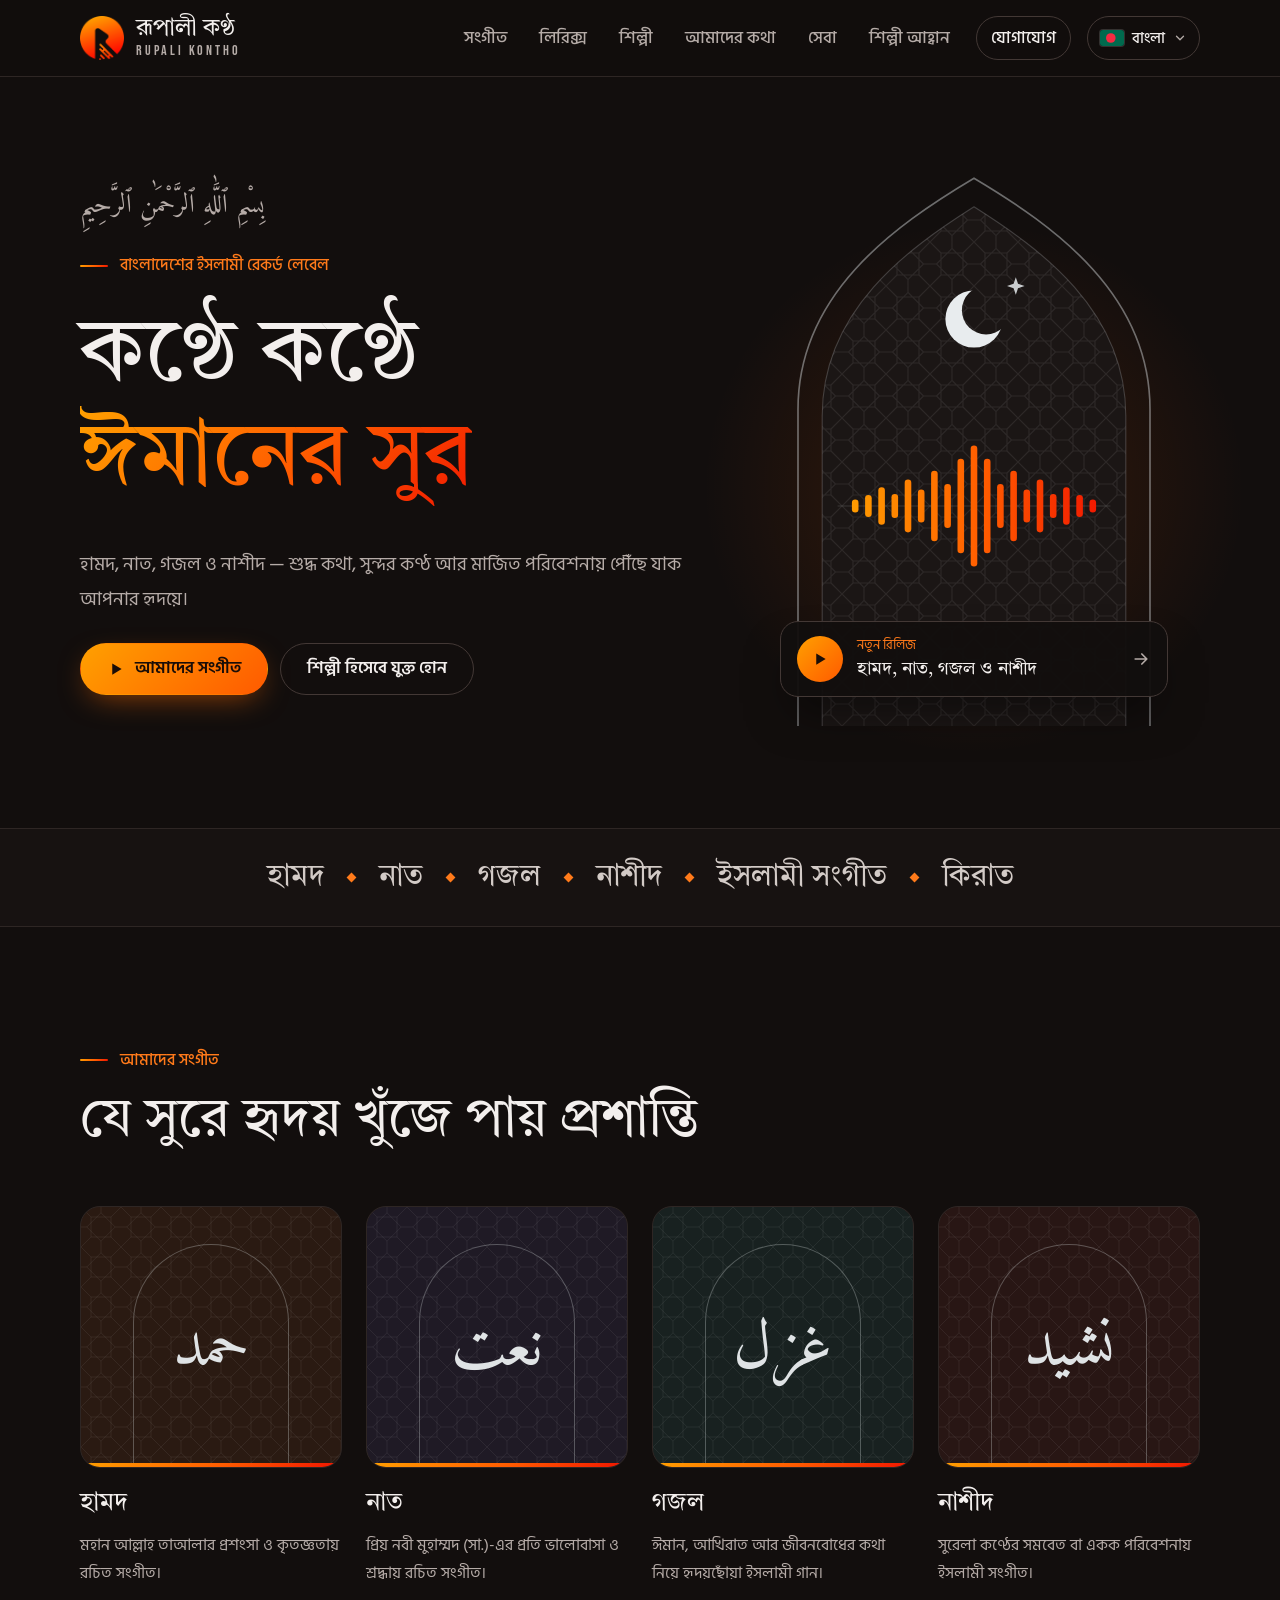
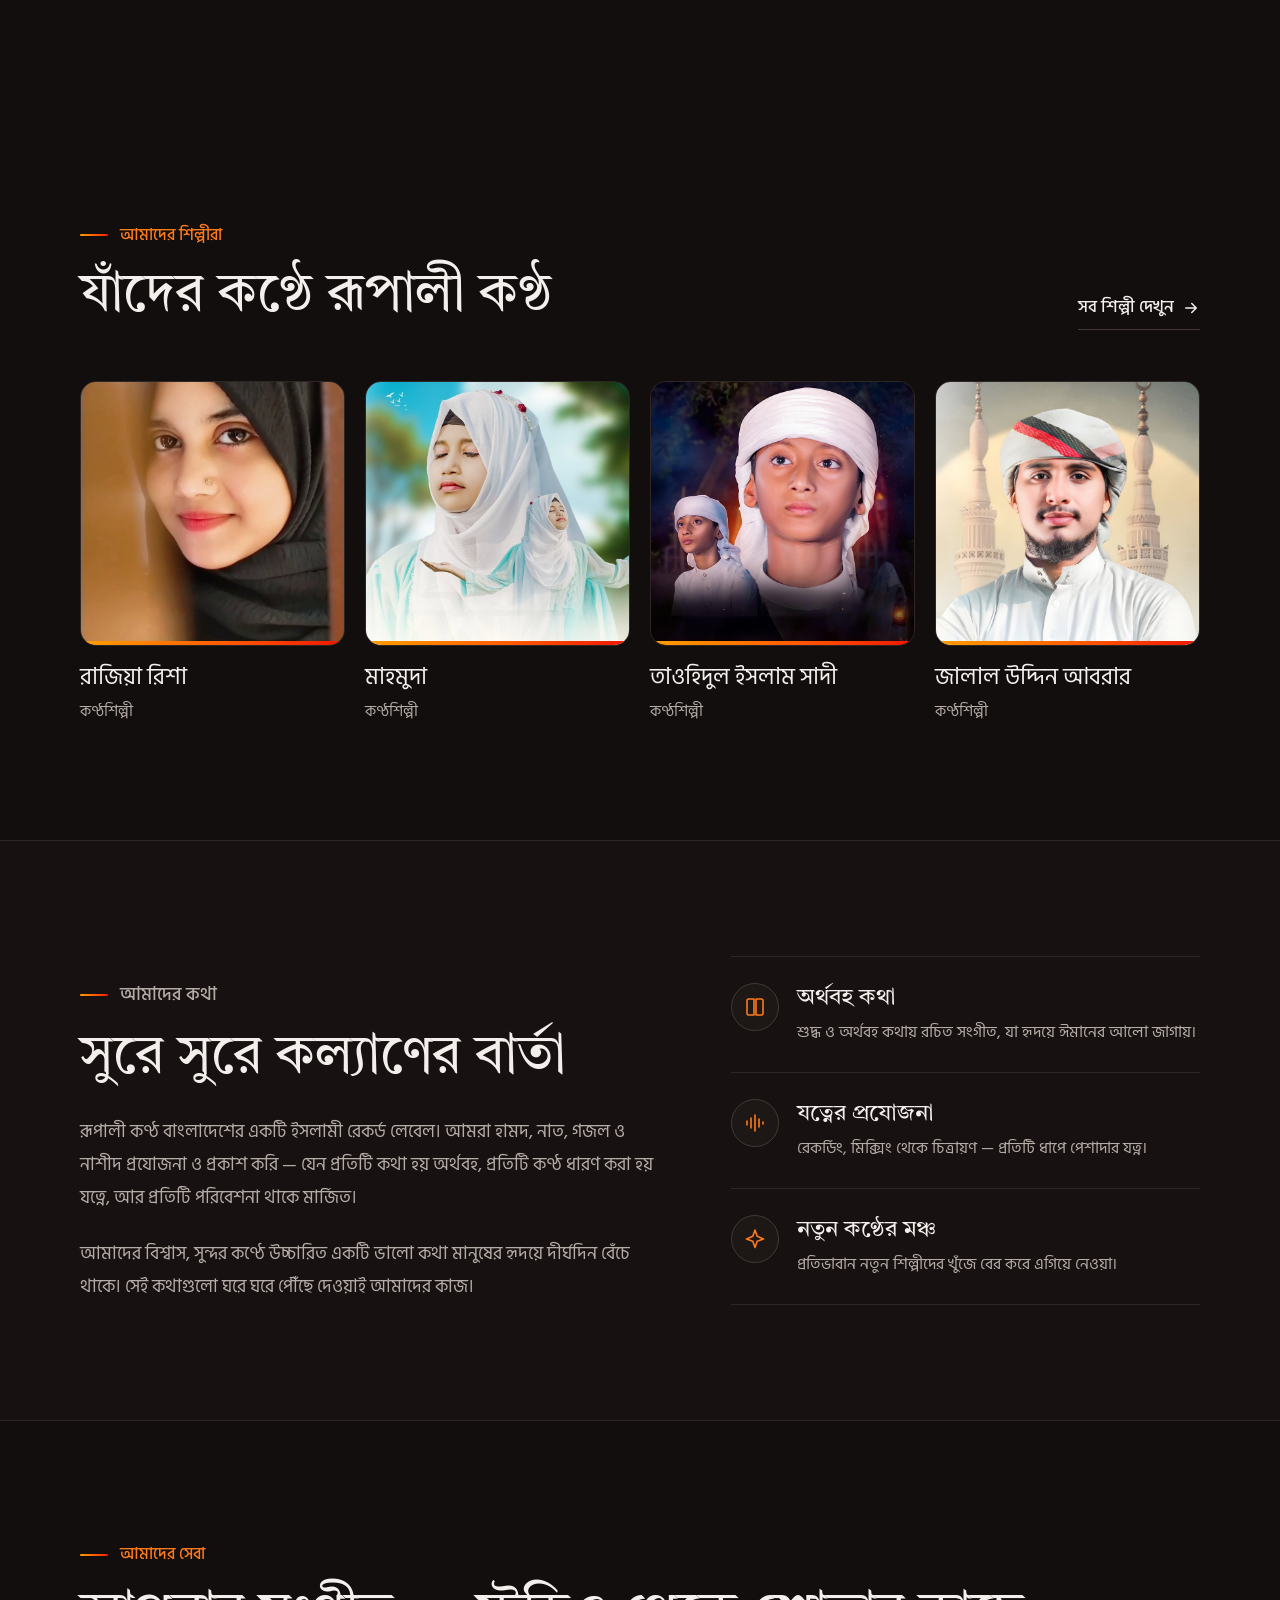
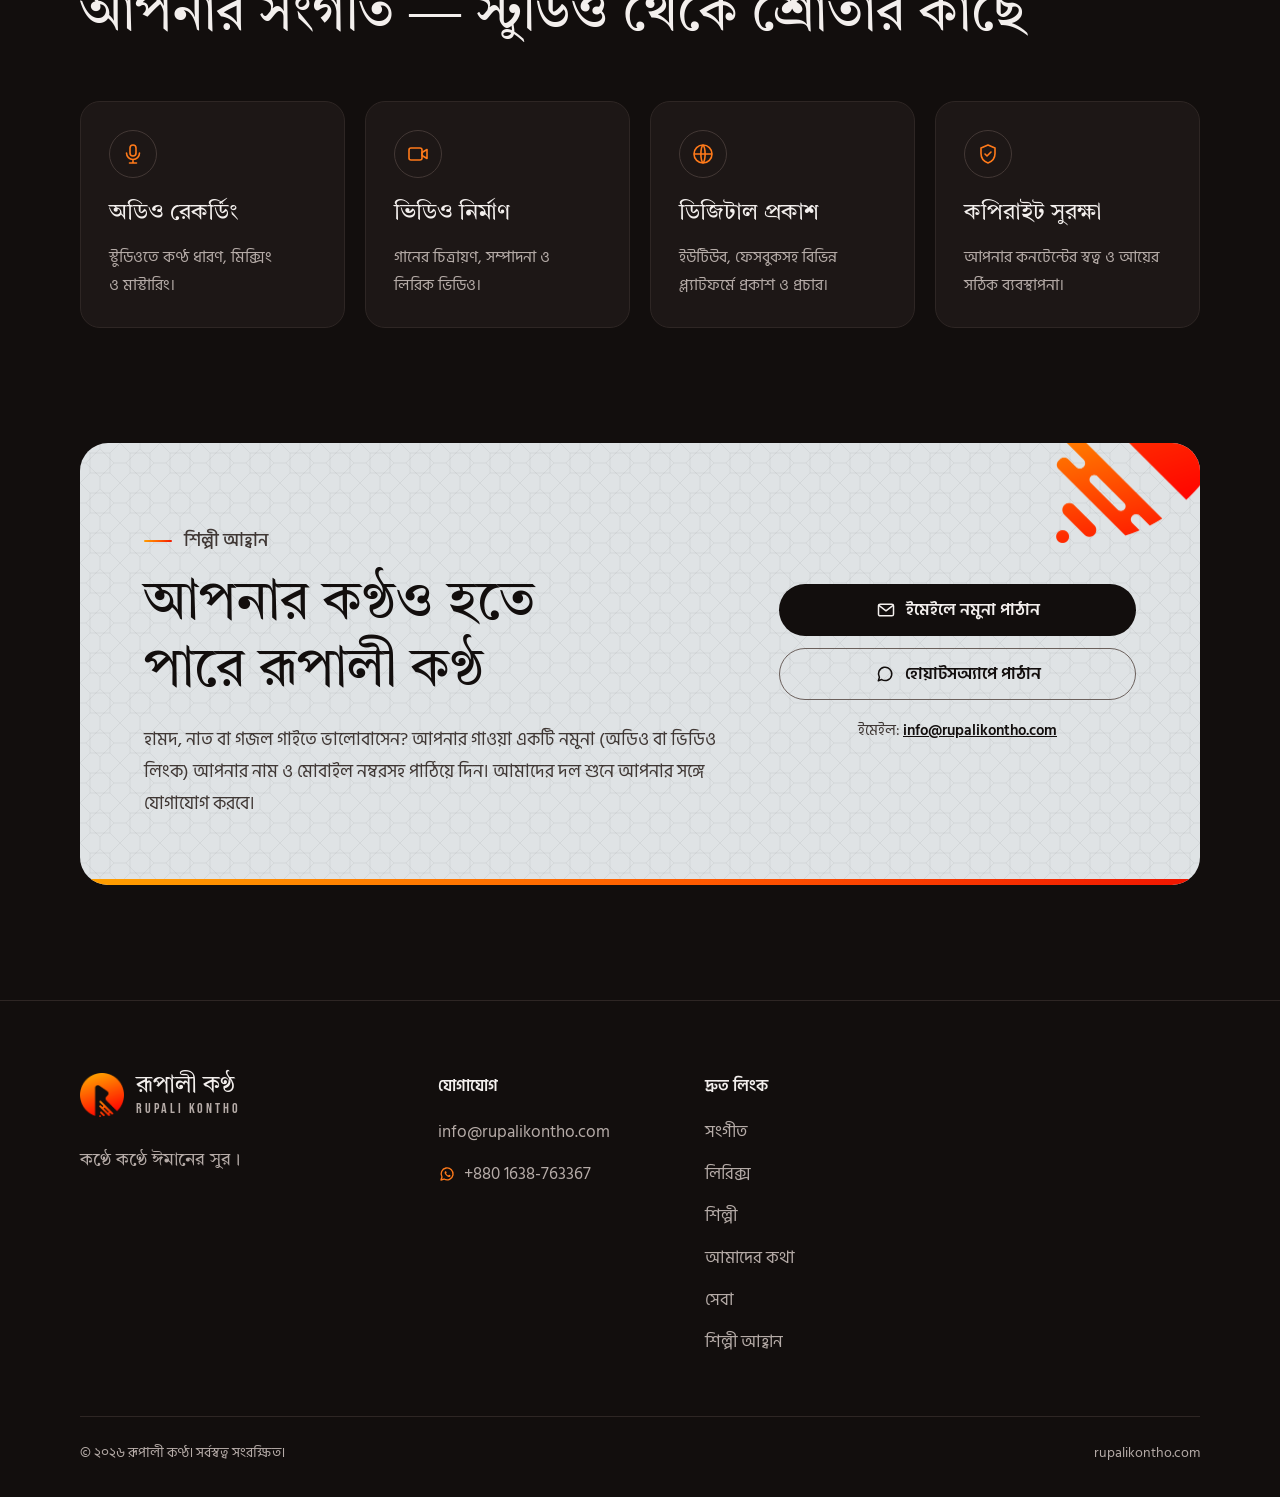
<file: index.html>
<!doctype html>
<html lang="bn" data-title-key="title.home">
<head>
  <meta charset="utf-8">
  <meta name="viewport" content="width=device-width, initial-scale=1">
  <script>
    (function () { try { var l = new URLSearchParams(location.search).get("lang") || localStorage.getItem("rk-lang");
      if (/^(en|hi|ur|ar)$/.test(l || "")) { var h = document.documentElement; h.lang = l; h.dir = (l === "ur" || l === "ar") ? "rtl" : "ltr"; } } catch (e) {} })();
  </script>
  <title>রূপালী কণ্ঠ — বাংলাদেশের ইসলামী রেকর্ড লেবেল</title>
  <meta name="description" content="রূপালী কণ্ঠ (Rupali Kontho) — বাংলাদেশের একটি ইসলামী রেকর্ড লেবেল। হামদ, নাত, গজল ও নাশীদ — শুদ্ধ কথা, সুন্দর কণ্ঠ আর মার্জিত পরিবেশনায়।">
  <meta name="theme-color" content="#120e0d">
  <link rel="canonical" href="https://rupalikontho.com/">

  <meta property="og:type" content="website">
  <meta property="og:site_name" content="রূপালী কণ্ঠ">
  <meta property="og:title" content="রূপালী কণ্ঠ — কণ্ঠে কণ্ঠে ঈমানের সুর">
  <meta property="og:description" content="বাংলাদেশের ইসলামী রেকর্ড লেবেল — হামদ, নাত, গজল ও নাশীদ।">
  <meta property="og:url" content="https://rupalikontho.com/">
  <meta property="og:image" content="https://rupalikontho.com/assets/img/og-image.png">
  <meta property="og:locale" content="bn_BD">
  <meta name="twitter:card" content="summary_large_image">

  <link rel="icon" type="image/png" sizes="32x32" href="assets/img/favicon-32.png">
  <link rel="icon" type="image/png" sizes="192x192" href="assets/img/logo-192.png">
  <link rel="apple-touch-icon" href="assets/img/apple-touch-icon.png">

  <link rel="preconnect" href="https://fonts.googleapis.com">
  <link rel="preconnect" href="https://fonts.gstatic.com" crossorigin>
  <link href="https://fonts.googleapis.com/css2?family=Amiri&family=Bebas+Neue&family=Hind+Siliguri:wght@400;500;600&family=Tiro+Bangla&display=swap" rel="stylesheet">
  <link rel="stylesheet" href="assets/css/style.css">

  <script type="application/ld+json">
  {
    "@context": "https://schema.org",
    "@type": "Organization",
    "name": "রূপালী কণ্ঠ",
    "alternateName": "Rupali Kontho",
    "url": "https://rupalikontho.com/",
    "logo": "https://rupalikontho.com/assets/img/logo-512.png",
    "description": "বাংলাদেশের একটি ইসলামী রেকর্ড লেবেল"
  }
  </script>
</head>
<body>
  <a class="skip-link" href="#main" data-i18n="skip">মূল অংশে যান</a>

  <!-- ===== হেডার ===== -->
  <header class="site-header" id="top">
    <div class="container header-inner">
      <a class="brand" href="#top" aria-label="রূপালী কণ্ঠ — হোম" data-i18n-attr="aria-label:home.aria">
        <img class="brand-logo" src="assets/img/logo-192.png" width="48" height="48" alt="">
        <span class="brand-text">
          <span class="brand-name" lang="bn">রূপালী কণ্ঠ</span>
          <span class="brand-latin">RUPALI KONTHO</span>
        </span>
      </a>

      <button class="menu-toggle" type="button" aria-expanded="false" aria-controls="site-nav" aria-label="মেনু খুলুন" data-i18n-attr="aria-label:menu.open">
        <svg class="icon-open" width="24" height="24" viewBox="0 0 24 24" aria-hidden="true"><path d="M4 7h16M4 12h16M4 17h16" fill="none" stroke="currentColor" stroke-width="2" stroke-linecap="round"/></svg>
        <svg class="icon-close" width="24" height="24" viewBox="0 0 24 24" aria-hidden="true"><path d="M6 6l12 12M18 6L6 18" fill="none" stroke="currentColor" stroke-width="2" stroke-linecap="round"/></svg>
      </button>

      <nav class="site-nav" id="site-nav" aria-label="প্রধান মেনু" data-i18n-attr="aria-label:nav.aria">
        <a href="#music" data-i18n="nav.music">সংগীত</a>
        <a href="/lyrics" data-i18n="nav.lyrics">লিরিক্স</a>
        <a href="/artists" data-i18n="nav.artists">শিল্পী</a>
        <a href="#about" data-i18n="nav.about">আমাদের কথা</a>
        <a href="#services" data-i18n="nav.services">সেবা</a>
        <a href="#join" data-i18n="nav.join">শিল্পী আহ্বান</a>
        <a class="nav-cta" href="#contact" data-i18n="nav.contact">যোগাযোগ</a>
      </nav>

      <div class="lang-switch" data-lang-switch></div>
    </div>
  </header>

  <main id="main">
    <!-- ===== হিরো ===== -->
    <section class="hero">
      <div class="container hero-inner">
        <div class="hero-copy">
          <p class="basmala" lang="ar" dir="rtl">بِسْمِ ٱللَّٰهِ ٱلرَّحْمَٰنِ ٱلرَّحِيمِ</p>
          <p class="eyebrow" data-i18n="hero.eyebrow">বাংলাদেশের ইসলামী রেকর্ড লেবেল</p>
          <h1><span data-i18n="hero.h1a">কণ্ঠে কণ্ঠে</span><br><span class="grad-text" data-i18n="hero.h1b">ঈমানের সুর</span></h1>
          <p class="lead" data-i18n="hero.lead">হামদ, নাত, গজল ও নাশীদ — শুদ্ধ কথা, সুন্দর কণ্ঠ আর মার্জিত পরিবেশনায় পৌঁছে যাক আপনার হৃদয়ে।</p>
          <div class="btn-row">
            <a class="btn btn-primary" href="#music" data-link="youtube" data-fallback="#music">
              <svg width="18" height="18" viewBox="0 0 24 24" aria-hidden="true"><path d="M7 4.5v15L19.5 12z" fill="currentColor"/></svg>
              <span data-i18n="hero.cta.youtube" data-i18n-fallback="hero.cta.fallback">ইউটিউবে শুনুন</span>
            </a>
            <a class="btn btn-ghost" href="#join" data-i18n="hero.cta.join">শিল্পী হিসেবে যুক্ত হোন</a>
          </div>
        </div>

        <div class="hero-art">
          <div class="arch">
            <svg viewBox="0 0 400 520" role="img" aria-label="মিহরাব আকৃতির খিলানের ভেতরে চাঁদ ও কণ্ঠের তরঙ্গ" data-i18n-attr="aria-label:hero.art">
              <defs>
                <pattern id="rkStar" width="40" height="40" patternUnits="userSpaceOnUse">
                  <path d="M10 10H30V30H10Z M20 5.86L34.14 20L20 34.14L5.86 20Z M0 0L10 10 M40 0L30 10 M0 40L10 30 M40 40L30 30 M20 0V5.86 M40 20H34.14 M20 40V34.14 M0 20H5.86" fill="none" stroke="#d9dee1" stroke-opacity="0.09" stroke-width="1"/>
                </pattern>
                <linearGradient id="rkWave" x1="80" y1="0" x2="320" y2="0" gradientUnits="userSpaceOnUse">
                  <stop offset="0" stop-color="#ffa000"/>
                  <stop offset="0.55" stop-color="#ff5a00"/>
                  <stop offset="1" stop-color="#f01400"/>
                </linearGradient>
                <mask id="rkMoon">
                  <rect width="400" height="520" fill="#000"/>
                  <circle cx="200" cy="150" r="26" fill="#fff"/>
                  <circle cx="211" cy="142" r="22" fill="#000"/>
                </mask>
              </defs>
              <path d="M40 520V232C40 128 126 66 200 22C274 66 360 128 360 232V520" fill="none" stroke="#d9dee1" stroke-opacity="0.45" stroke-width="1.5"/>
              <path d="M62 520V238C62 142 140 86 200 48C260 86 338 142 338 238V520Z" fill="#1b1615"/>
              <path d="M62 520V238C62 142 140 86 200 48C260 86 338 142 338 238V520Z" fill="url(#rkStar)"/>
              <path d="M62 520V238C62 142 140 86 200 48C260 86 338 142 338 238V520" fill="none" stroke="#d9dee1" stroke-opacity="0.22" stroke-width="1"/>
              <rect width="400" height="520" fill="#e8ecee" mask="url(#rkMoon)"/>
              <path d="M238 112l2 6 6 2-6 2-2 6-2-6-6-2 6-2z" fill="#e8ecee" fill-opacity="0.85"/>
              <line x1="76" y1="320" x2="324" y2="320" stroke="#d9dee1" stroke-opacity="0.16"/>
              <g fill="url(#rkWave)">
                <rect x="89" y="314" width="6" height="12" rx="3"/>
                <rect x="101" y="310" width="6" height="20" rx="3"/>
                <rect x="113" y="303" width="6" height="34" rx="3"/>
                <rect x="125" y="309" width="6" height="22" rx="3"/>
                <rect x="137" y="296" width="6" height="48" rx="3"/>
                <rect x="149" y="305" width="6" height="30" rx="3"/>
                <rect x="161" y="288" width="6" height="64" rx="3"/>
                <rect x="173" y="300" width="6" height="40" rx="3"/>
                <rect x="185" y="277" width="6" height="86" rx="3"/>
                <rect x="197" y="265" width="6" height="110" rx="3"/>
                <rect x="209" y="277" width="6" height="86" rx="3"/>
                <rect x="221" y="300" width="6" height="40" rx="3"/>
                <rect x="233" y="288" width="6" height="64" rx="3"/>
                <rect x="245" y="305" width="6" height="30" rx="3"/>
                <rect x="257" y="296" width="6" height="48" rx="3"/>
                <rect x="269" y="309" width="6" height="22" rx="3"/>
                <rect x="281" y="303" width="6" height="34" rx="3"/>
                <rect x="293" y="310" width="6" height="20" rx="3"/>
                <rect x="305" y="314" width="6" height="12" rx="3"/>
              </g>
            </svg>

            <a class="now-card" href="#music" data-link="youtube" data-fallback="#music">
              <span class="now-play" aria-hidden="true">
                <svg width="18" height="18" viewBox="0 0 24 24"><path d="M7 4.5v15L19.5 12z" fill="currentColor"/></svg>
              </span>
              <span class="now-text">
                <span class="now-label" data-i18n="now.label">নতুন রিলিজ</span>
                <span class="now-title" data-i18n="now.title" data-i18n-fallback="now.fallback">সর্বশেষ হামদ ও নাশীদ শুনুন</span>
              </span>
              <svg class="now-arrow flip-rtl" width="20" height="20" viewBox="0 0 24 24" aria-hidden="true"><path d="M5 12h14M13 6l6 6-6 6" fill="none" stroke="currentColor" stroke-width="2" stroke-linecap="round" stroke-linejoin="round"/></svg>
            </a>
          </div>
        </div>
      </div>
    </section>

    <!-- ===== ধারা রিবন ===== -->
    <div class="ribbon" aria-label="আমাদের সংগীতের ধারা" data-i18n-attr="aria-label:genres.aria">
      <ul class="container ribbon-list">
        <li data-i18n="genre.hamd">হামদ</li>
        <li data-i18n="genre.naat">নাত</li>
        <li data-i18n="genre.gojol">গজল</li>
        <li data-i18n="genre.nasheed">নাশীদ</li>
        <li data-i18n="genre.islamic">ইসলামী সংগীত</li>
        <li data-i18n="genre.qirat">কিরাত</li>
      </ul>
    </div>

    <!-- ===== সংগীত ===== -->
    <section class="section" id="music">
      <div class="container">
        <div class="section-head">
          <div>
            <p class="eyebrow" data-i18n="music.eyebrow">আমাদের সংগীত</p>
            <h2 data-i18n="music.h2">যে সুরে হৃদয় খুঁজে পায় প্রশান্তি</h2>
          </div>
          <a class="text-link" href="#music" data-link="youtube" data-hide-empty>
            <span data-i18n="music.link">ইউটিউব চ্যানেলে সব দেখুন</span>
            <svg class="flip-rtl" width="18" height="18" viewBox="0 0 24 24" aria-hidden="true"><path d="M5 12h14M13 6l6 6-6 6" fill="none" stroke="currentColor" stroke-width="2" stroke-linecap="round" stroke-linejoin="round"/></svg>
          </a>
        </div>

        <div class="genre-grid">
          <article class="genre-card">
            <div class="genre-cover tone-1" aria-hidden="true"><span lang="ar">حمد</span></div>
            <h3 data-i18n="genre.hamd">হামদ</h3>
            <p data-i18n="genre.hamd.desc">মহান আল্লাহ তাআলার প্রশংসা ও কৃতজ্ঞতায় রচিত সংগীত।</p>
          </article>
          <article class="genre-card">
            <div class="genre-cover tone-2" aria-hidden="true"><span lang="ar">نعت</span></div>
            <h3 data-i18n="genre.naat">নাত</h3>
            <p data-i18n="genre.naat.desc">প্রিয় নবী মুহাম্মদ (সা.)-এর প্রতি ভালোবাসা ও শ্রদ্ধায় রচিত সংগীত।</p>
          </article>
          <article class="genre-card">
            <div class="genre-cover tone-3" aria-hidden="true"><span lang="ar">غزل</span></div>
            <h3 data-i18n="genre.gojol">গজল</h3>
            <p data-i18n="genre.gojol.desc">ঈমান, আখিরাত আর জীবনবোধের কথা নিয়ে হৃদয়ছোঁয়া ইসলামী গান।</p>
          </article>
          <article class="genre-card">
            <div class="genre-cover tone-4" aria-hidden="true"><span lang="ar">نشيد</span></div>
            <h3 data-i18n="genre.nasheed">নাশীদ</h3>
            <p data-i18n="genre.nasheed.desc">সুরেলা কণ্ঠের সমবেত বা একক পরিবেশনায় ইসলামী সংগীত।</p>
          </article>
        </div>

        <!--
          সর্বশেষ ভিডিও যোগ করতে: নিচের ব্লকটি আনকমেন্ট করুন এবং VIDEO_ID-এর জায়গায়
          ইউটিউব ভিডিওর আইডি বসান (যেমন youtube.com/watch?v=abc123 হলে আইডি abc123)।

        <div class="video-wrap">
          <iframe src="https://www.youtube-nocookie.com/embed/VIDEO_ID" title="রূপালী কণ্ঠ — সর্বশেষ ভিডিও" loading="lazy" allow="accelerometer; encrypted-media; gyroscope; picture-in-picture" allowfullscreen></iframe>
        </div>
        -->
      </div>
    </section>

    <!-- ===== শিল্পী (ঝলক — শিল্পী যোগ হলে নিজে থেকেই দেখাবে) ===== -->
    <section class="section artists-teaser" id="artists" data-artists-teaser hidden>
      <div class="container">
        <div class="section-head">
          <div>
            <p class="eyebrow" data-i18n="artists.eyebrow">আমাদের শিল্পীরা</p>
            <h2 data-i18n="artists.home.h2">যাঁদের কণ্ঠে রূপালী কণ্ঠ</h2>
          </div>
          <a class="text-link" href="/artists">
            <span data-i18n="artists.viewAll">সব শিল্পী দেখুন</span>
            <svg class="flip-rtl" width="18" height="18" viewBox="0 0 24 24" aria-hidden="true"><path d="M5 12h14M13 6l6 6-6 6" fill="none" stroke="currentColor" stroke-width="2" stroke-linecap="round" stroke-linejoin="round"/></svg>
          </a>
        </div>
        <div class="artist-grid artist-grid--teaser" id="artists-teaser-grid"></div>
      </div>
    </section>

    <!-- ===== আমাদের কথা ===== -->
    <section class="section band" id="about">
      <div class="container about-inner">
        <div class="about-copy">
          <p class="eyebrow" data-i18n="about.eyebrow">আমাদের কথা</p>
          <h2 data-i18n="about.h2">সুরে সুরে কল্যাণের বার্তা</h2>
          <p data-i18n="about.p1">রূপালী কণ্ঠ বাংলাদেশের একটি ইসলামী রেকর্ড লেবেল। আমরা হামদ, নাত, গজল ও নাশীদ প্রযোজনা ও প্রকাশ করি — যেন প্রতিটি কথা হয় অর্থবহ, প্রতিটি কণ্ঠ ধারণ করা হয় যত্নে, আর প্রতিটি পরিবেশনা থাকে মার্জিত।</p>
          <p data-i18n="about.p2">আমাদের বিশ্বাস, সুন্দর কণ্ঠে উচ্চারিত একটি ভালো কথা মানুষের হৃদয়ে দীর্ঘদিন বেঁচে থাকে। সেই কথাগুলো ঘরে ঘরে পৌঁছে দেওয়াই আমাদের কাজ।</p>
        </div>

        <ul class="values">
          <li>
            <span class="icon-badge" aria-hidden="true">
              <svg width="24" height="24" viewBox="0 0 24 24"><path d="M4 5.5C4 4.7 4.7 4 5.5 4H11v16H5.5c-.8 0-1.5-.7-1.5-1.5zM20 5.5c0-.8-.7-1.5-1.5-1.5H13v16h5.5c.8 0 1.5-.7 1.5-1.5z" fill="none" stroke="currentColor" stroke-width="1.6" stroke-linejoin="round"/></svg>
            </span>
            <div>
              <h3 data-i18n="v1.h">অর্থবহ কথা</h3>
              <p data-i18n="v1.p">শুদ্ধ ও অর্থবহ কথায় রচিত সংগীত, যা হৃদয়ে ঈমানের আলো জাগায়।</p>
            </div>
          </li>
          <li>
            <span class="icon-badge" aria-hidden="true">
              <svg width="24" height="24" viewBox="0 0 24 24"><path d="M4 10v4M8 7v10M12 4v16M16 8v8M20 11v2" fill="none" stroke="currentColor" stroke-width="1.6" stroke-linecap="round"/></svg>
            </span>
            <div>
              <h3 data-i18n="v2.h">যত্নের প্রযোজনা</h3>
              <p data-i18n="v2.p">রেকর্ডিং, মিক্সিং থেকে চিত্রায়ণ — প্রতিটি ধাপে পেশাদার যত্ন।</p>
            </div>
          </li>
          <li>
            <span class="icon-badge" aria-hidden="true">
              <svg width="24" height="24" viewBox="0 0 24 24"><path d="M12 3l2.2 6.3L20.5 12l-6.3 2.2L12 20.5l-2.2-6.3L3.5 12l6.3-2.7z" fill="none" stroke="currentColor" stroke-width="1.6" stroke-linejoin="round"/></svg>
            </span>
            <div>
              <h3 data-i18n="v3.h">নতুন কণ্ঠের মঞ্চ</h3>
              <p data-i18n="v3.p">প্রতিভাবান নতুন শিল্পীদের খুঁজে বের করে এগিয়ে নেওয়া।</p>
            </div>
          </li>
        </ul>
      </div>
    </section>

    <!-- ===== সেবা ===== -->
    <section class="section" id="services">
      <div class="container">
        <div class="section-head">
          <div>
            <p class="eyebrow" data-i18n="services.eyebrow">আমাদের সেবা</p>
            <h2 data-i18n="services.h2">আপনার সংগীত — স্টুডিও থেকে শ্রোতার কাছে</h2>
          </div>
        </div>

        <div class="service-grid">
          <article class="service-card">
            <span class="icon-badge" aria-hidden="true">
              <svg width="24" height="24" viewBox="0 0 24 24"><rect x="9" y="3" width="6" height="11" rx="3" fill="none" stroke="currentColor" stroke-width="1.6"/><path d="M5.5 11a6.5 6.5 0 0 0 13 0M12 17.5V21M8.5 21h7" fill="none" stroke="currentColor" stroke-width="1.6" stroke-linecap="round"/></svg>
            </span>
            <h3 data-i18n="s1.h">অডিও রেকর্ডিং</h3>
            <p data-i18n="s1.p">স্টুডিওতে কণ্ঠ ধারণ, মিক্সিং ও মাস্টারিং।</p>
          </article>
          <article class="service-card">
            <span class="icon-badge" aria-hidden="true">
              <svg width="24" height="24" viewBox="0 0 24 24"><rect x="3" y="6" width="13" height="12" rx="2" fill="none" stroke="currentColor" stroke-width="1.6"/><path d="M16 10.5l5-3v9l-5-3z" fill="none" stroke="currentColor" stroke-width="1.6" stroke-linejoin="round"/></svg>
            </span>
            <h3 data-i18n="s2.h">ভিডিও নির্মাণ</h3>
            <p data-i18n="s2.p">গানের চিত্রায়ণ, সম্পাদনা ও লিরিক ভিডিও।</p>
          </article>
          <article class="service-card">
            <span class="icon-badge" aria-hidden="true">
              <svg width="24" height="24" viewBox="0 0 24 24"><circle cx="12" cy="12" r="9" fill="none" stroke="currentColor" stroke-width="1.6"/><path d="M3 12h18M12 3c2.8 3 2.8 15 0 18M12 3c-2.8 3-2.8 15 0 18" fill="none" stroke="currentColor" stroke-width="1.6"/></svg>
            </span>
            <h3 data-i18n="s3.h">ডিজিটাল প্রকাশ</h3>
            <p data-i18n="s3.p">ইউটিউব, ফেসবুকসহ বিভিন্ন প্ল্যাটফর্মে প্রকাশ ও প্রচার।</p>
          </article>
          <article class="service-card">
            <span class="icon-badge" aria-hidden="true">
              <svg width="24" height="24" viewBox="0 0 24 24"><path d="M12 3l7 3v5.5c0 4.5-3 8-7 9.5-4-1.5-7-5-7-9.5V6z" fill="none" stroke="currentColor" stroke-width="1.6" stroke-linejoin="round"/><path d="M9 12l2 2 4-4" fill="none" stroke="currentColor" stroke-width="1.6" stroke-linecap="round" stroke-linejoin="round"/></svg>
            </span>
            <h3 data-i18n="s4.h">কপিরাইট সুরক্ষা</h3>
            <p data-i18n="s4.p">আপনার কনটেন্টের স্বত্ব ও আয়ের সঠিক ব্যবস্থাপনা।</p>
          </article>
        </div>
      </div>
    </section>

    <!-- ===== শিল্পী আহ্বান ===== -->
    <section class="section join-section" id="join">
      <div class="container">
        <div class="join-card">
          <div class="join-copy">
            <p class="eyebrow eyebrow-dark" data-i18n="join.eyebrow">শিল্পী আহ্বান</p>
            <h2 data-i18n="join.h2">আপনার কণ্ঠও হতে পারে রূপালী কণ্ঠ</h2>
            <p data-i18n="join.p">হামদ, নাত বা গজল গাইতে ভালোবাসেন? আপনার গাওয়া একটি নমুনা (অডিও বা ভিডিও লিংক) আপনার নাম ও মোবাইল নম্বরসহ পাঠিয়ে দিন। আমাদের দল শুনে আপনার সঙ্গে যোগাযোগ করবে।</p>
          </div>
          <img class="join-deco" src="assets/img/speed-lines.png" width="180" height="137" alt="" aria-hidden="true">
          <div class="join-actions">
            <a class="btn btn-dark" href="mailto:info@rupalikontho.com?subject=%E0%A6%B6%E0%A6%BF%E0%A6%B2%E0%A7%8D%E0%A6%AA%E0%A7%80%20%E0%A6%86%E0%A6%AC%E0%A7%87%E0%A6%A6%E0%A6%A8" data-link="email" data-mail-subject="শিল্পী আবেদন — Artist application">
              <svg width="20" height="20" viewBox="0 0 24 24" aria-hidden="true"><rect x="3" y="5" width="18" height="14" rx="2" fill="none" stroke="currentColor" stroke-width="1.8"/><path d="M3.5 6.5l8.5 6.5 8.5-6.5" fill="none" stroke="currentColor" stroke-width="1.8" stroke-linejoin="round"/></svg>
              <span data-i18n="join.email">ইমেইলে নমুনা পাঠান</span>
            </a>
            <a class="btn btn-dark-ghost" href="#contact" data-link="whatsapp" data-wa-text="আসসালামু আলাইকুম। আমি রূপালী কণ্ঠে শিল্পী হিসেবে যুক্ত হতে চাই। আমার নাম: " data-hide-empty>
              <svg width="20" height="20" viewBox="0 0 24 24" aria-hidden="true"><path d="M4 20l1.3-4A8 8 0 1 1 8 18.7z" fill="none" stroke="currentColor" stroke-width="1.8" stroke-linejoin="round"/></svg>
              <span data-i18n="join.whatsapp">হোয়াটসঅ্যাপে পাঠান</span>
            </a>
            <p class="join-note"><span data-i18n="join.note">ইমেইল:</span> <a href="mailto:info@rupalikontho.com" data-link="email" data-text dir="ltr">info@rupalikontho.com</a></p>
          </div>
        </div>
      </div>
    </section>
  </main>

  <!-- ===== ফুটার / যোগাযোগ ===== -->
  <footer class="site-footer" id="contact">
    <div class="container footer-grid">
      <div class="footer-brand">
        <a class="brand" href="#top" aria-label="রূপালী কণ্ঠ — হোম" data-i18n-attr="aria-label:home.aria">
          <img class="brand-logo" src="assets/img/logo-192.png" width="48" height="48" alt="">
          <span class="brand-text">
            <span class="brand-name" lang="bn">রূপালী কণ্ঠ</span>
            <span class="brand-latin">RUPALI KONTHO</span>
          </span>
        </a>
        <p data-i18n="footer.tagline">কণ্ঠে কণ্ঠে ঈমানের সুর।</p>
      </div>

      <div>
        <h2 class="footer-title" data-i18n="nav.contact">যোগাযোগ</h2>
        <ul class="footer-list">
          <li><a href="mailto:info@rupalikontho.com" data-link="email" data-text dir="ltr">info@rupalikontho.com</a></li>
          <li data-link-row="phone"><a href="#" data-link="phone" data-text dir="ltr"></a></li>
          <li data-link-row="whatsapp"><a class="contact-link" href="#" data-link="whatsapp" dir="ltr"><svg width="18" height="18" viewBox="0 0 24 24" role="img" aria-label="WhatsApp"><path d="M4 20l1.3-4A8 8 0 1 1 8 18.7z" fill="none" stroke="currentColor" stroke-width="1.8" stroke-linejoin="round"/><path d="M9.2 8.6c.2-.4.5-.4.7-.4h.5c.2 0 .4.1.5.4l.6 1.4c.1.2 0 .4-.1.6l-.4.5c-.1.1-.1.3 0 .5.6 1 1.4 1.8 2.4 2.3.2.1.4.1.5-.1l.5-.6c.2-.2.4-.2.6-.1l1.4.7c.2.1.3.3.3.5 0 .5-.2 1.1-.7 1.4-.6.4-1.5.5-2.6 0-1.7-.7-3.1-2-4-3.6-.6-1-.8-2.1-.2-3.1z" fill="currentColor"/></svg><span data-text-of="whatsapp"></span></a></li>
          <li data-link-row="address"><span data-text-of="address"></span></li>
        </ul>
      </div>

      <div>
        <h2 class="footer-title" data-i18n="footer.links">দ্রুত লিংক</h2>
        <ul class="footer-list">
          <li><a href="#music" data-i18n="nav.music">সংগীত</a></li>
          <li><a href="/lyrics" data-i18n="nav.lyrics">লিরিক্স</a></li>
          <li><a href="/artists" data-i18n="nav.artists">শিল্পী</a></li>
          <li><a href="#about" data-i18n="nav.about">আমাদের কথা</a></li>
          <li><a href="#services" data-i18n="nav.services">সেবা</a></li>
          <li><a href="#join" data-i18n="nav.join">শিল্পী আহ্বান</a></li>
        </ul>
      </div>

      <div data-social-block>
        <h2 class="footer-title" data-i18n="footer.follow">আমাদের সাথে থাকুন</h2>
        <div class="social">
          <a href="#" data-link="youtube" data-hide-empty aria-label="ইউটিউব" data-i18n-attr="aria-label:social.youtube">
            <svg width="22" height="22" viewBox="0 0 24 24" aria-hidden="true"><rect x="2.5" y="5" width="19" height="14" rx="4" fill="none" stroke="currentColor" stroke-width="1.6"/><path d="M10 9v6l5-3z" fill="currentColor"/></svg>
            <span data-i18n="social.youtube">ইউটিউব</span>
          </a>
          <a href="#" data-link="facebook" data-hide-empty aria-label="ফেসবুক" data-i18n-attr="aria-label:social.facebook">
            <svg width="22" height="22" viewBox="0 0 24 24" aria-hidden="true"><path d="M14 8h3V4.5h-3A3.5 3.5 0 0 0 10.5 8v2.5H8V14h2.5v6H14v-6h2.6l.4-3.5h-3V8.6c0-.3.3-.6.6-.6z" fill="none" stroke="currentColor" stroke-width="1.6" stroke-linejoin="round"/></svg>
            <span data-i18n="social.facebook">ফেসবুক</span>
          </a>
        </div>
      </div>
    </div>

    <div class="container footer-bottom">
      <div class="footer-bottom-inner">
        <p>© <span data-year>২০২৬</span> <span data-i18n="footer.rights">রূপালী কণ্ঠ। সর্বস্বত্ব সংরক্ষিত।</span></p>
        <p dir="ltr">rupalikontho.com</p>
      </div>
    </div>
  </footer>

  <script src="assets/js/config.js"></script>
  <script src="assets/js/main.js"></script>
  <script src="assets/js/i18n-strings.js"></script>
  <script src="assets/js/i18n.js"></script>
  <script src="assets/js/lyrics-data.js"></script>
  <script src="assets/js/artists-data.js"></script>
  <script src="assets/js/artists.js"></script>
</body>
</html>
</file>
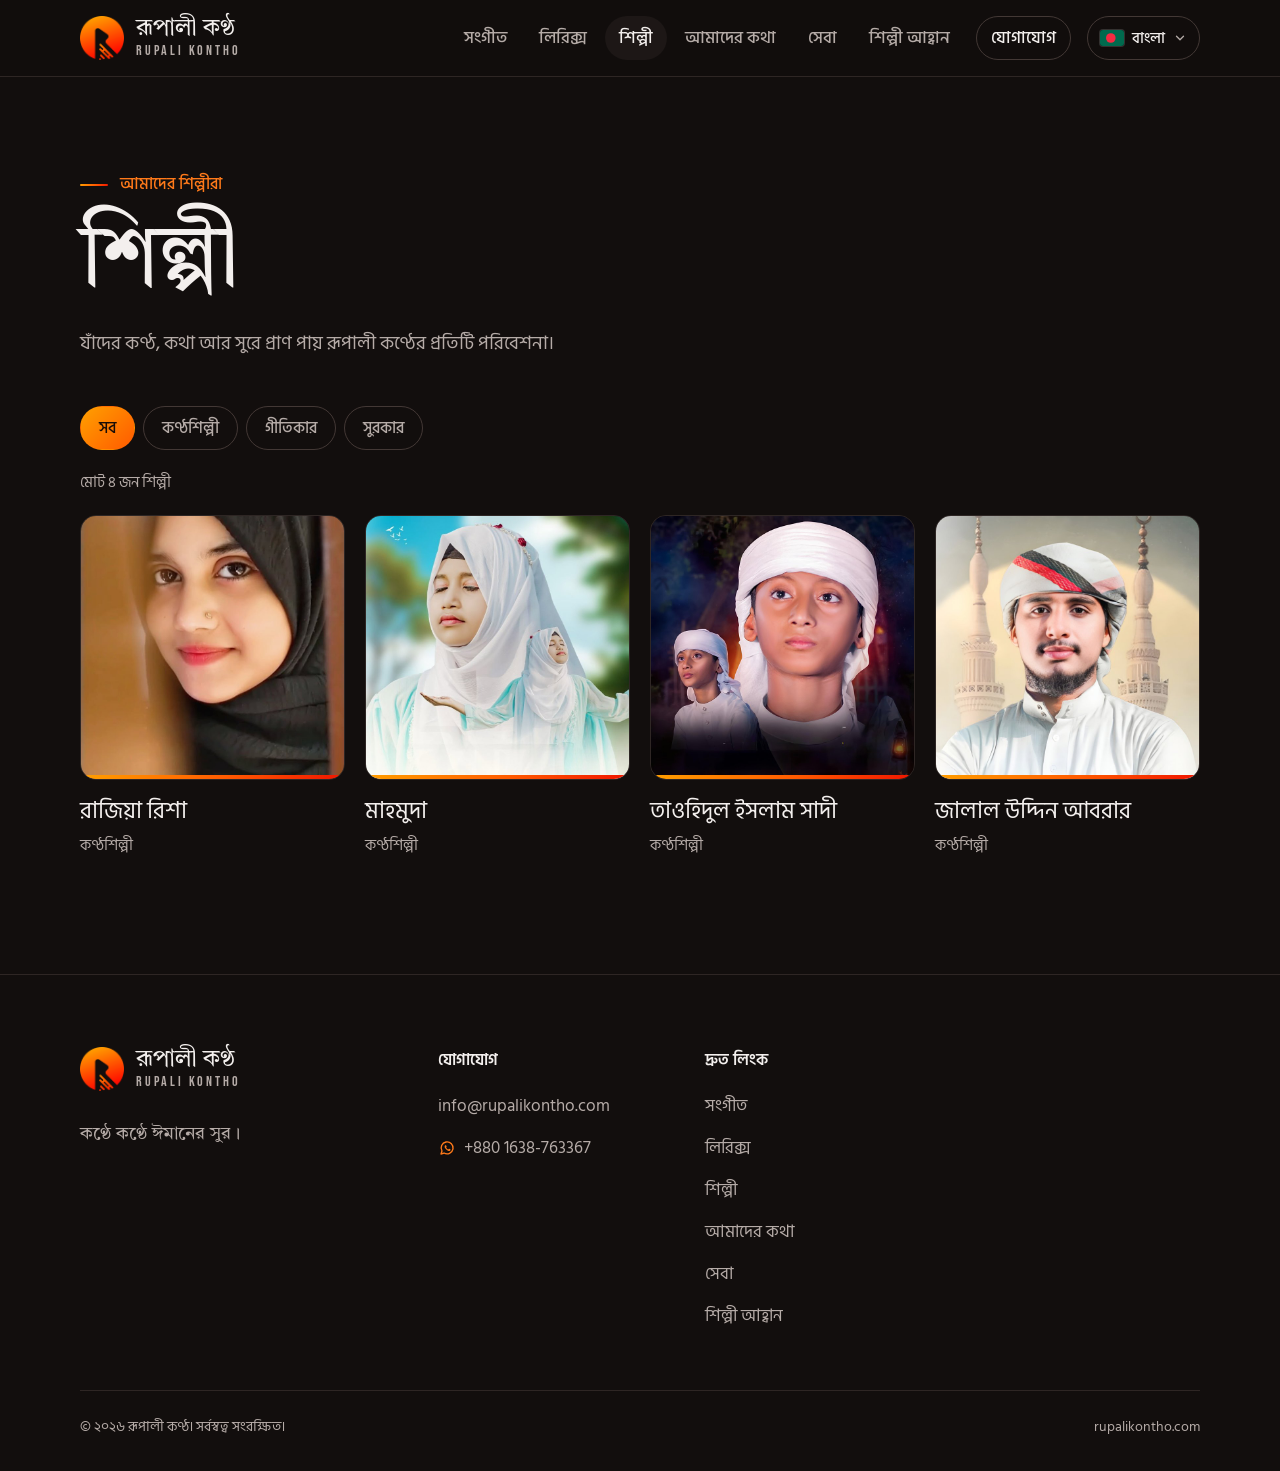
<file: artists.html>
<!doctype html>
<html lang="bn" data-title-key="title.artists">
<head>
  <meta charset="utf-8">
  <meta name="viewport" content="width=device-width, initial-scale=1">
  <script>
    (function () { try { var l = new URLSearchParams(location.search).get("lang") || localStorage.getItem("rk-lang");
      if (/^(en|hi|ur|ar)$/.test(l || "")) { var h = document.documentElement; h.lang = l; h.dir = (l === "ur" || l === "ar") ? "rtl" : "ltr"; } } catch (e) {} })();
  </script>
  <title>শিল্পী — রূপালী কণ্ঠ</title>
  <meta name="description" content="রূপালী কণ্ঠের কণ্ঠশিল্পী, গীতিকার ও সুরকারদের পরিচিতি ও তাঁদের গান।">
  <meta name="theme-color" content="#120e0d">
  <link rel="canonical" href="https://rupalikontho.com/artists">

  <meta property="og:type" content="website">
  <meta property="og:site_name" content="রূপালী কণ্ঠ">
  <meta property="og:title" content="শিল্পী — রূপালী কণ্ঠ">
  <meta property="og:description" content="রূপালী কণ্ঠের কণ্ঠশিল্পী, গীতিকার ও সুরকারদের পরিচিতি।">
  <meta property="og:url" content="https://rupalikontho.com/artists">
  <meta property="og:image" content="https://rupalikontho.com/assets/img/og-image.png">
  <meta property="og:locale" content="bn_BD">
  <meta name="twitter:card" content="summary_large_image">

  <link rel="icon" type="image/png" sizes="32x32" href="assets/img/favicon-32.png">
  <link rel="icon" type="image/png" sizes="192x192" href="assets/img/logo-192.png">
  <link rel="apple-touch-icon" href="assets/img/apple-touch-icon.png">

  <link rel="preconnect" href="https://fonts.googleapis.com">
  <link rel="preconnect" href="https://fonts.gstatic.com" crossorigin>
  <link href="https://fonts.googleapis.com/css2?family=Amiri&family=Bebas+Neue&family=Hind+Siliguri:wght@400;500;600&family=Tiro+Bangla&display=swap" rel="stylesheet">
  <link rel="stylesheet" href="assets/css/style.css">
</head>
<body>
  <a class="skip-link" href="#main" data-i18n="skip">মূল অংশে যান</a>

  <!-- ===== হেডার ===== -->
  <header class="site-header" id="top">
    <div class="container header-inner">
      <a class="brand" href="/" aria-label="রূপালী কণ্ঠ — হোম" data-i18n-attr="aria-label:home.aria">
        <img class="brand-logo" src="assets/img/logo-192.png" width="48" height="48" alt="">
        <span class="brand-text">
          <span class="brand-name" lang="bn">রূপালী কণ্ঠ</span>
          <span class="brand-latin">RUPALI KONTHO</span>
        </span>
      </a>

      <button class="menu-toggle" type="button" aria-expanded="false" aria-controls="site-nav" aria-label="মেনু খুলুন" data-i18n-attr="aria-label:menu.open">
        <svg class="icon-open" width="24" height="24" viewBox="0 0 24 24" aria-hidden="true"><path d="M4 7h16M4 12h16M4 17h16" fill="none" stroke="currentColor" stroke-width="2" stroke-linecap="round"/></svg>
        <svg class="icon-close" width="24" height="24" viewBox="0 0 24 24" aria-hidden="true"><path d="M6 6l12 12M18 6L6 18" fill="none" stroke="currentColor" stroke-width="2" stroke-linecap="round"/></svg>
      </button>

      <nav class="site-nav" id="site-nav" aria-label="প্রধান মেনু" data-i18n-attr="aria-label:nav.aria">
        <a href="/#music" data-i18n="nav.music">সংগীত</a>
        <a href="/lyrics" data-i18n="nav.lyrics">লিরিক্স</a>
        <a href="/artists" aria-current="page" data-i18n="nav.artists">শিল্পী</a>
        <a href="/#about" data-i18n="nav.about">আমাদের কথা</a>
        <a href="/#services" data-i18n="nav.services">সেবা</a>
        <a href="/#join" data-i18n="nav.join">শিল্পী আহ্বান</a>
        <a class="nav-cta" href="#contact" data-i18n="nav.contact">যোগাযোগ</a>
      </nav>

      <div class="lang-switch" data-lang-switch></div>
    </div>
  </header>

  <main id="main">
    <!-- ===== পেজ শিরোনাম ===== -->
    <section class="page-hero" id="artists-top">
      <div class="container">
        <p class="eyebrow" data-i18n="artists.eyebrow">আমাদের শিল্পীরা</p>
        <h1 data-i18n="artists.h1">শিল্পী</h1>
        <p class="lead" data-i18n="artists.lead">যাঁদের কণ্ঠ, কথা আর সুরে প্রাণ পায় রূপালী কণ্ঠের প্রতিটি পরিবেশনা।</p>
      </div>
    </section>

    <section class="lyrics-section">
      <div class="container">

        <!-- ===== তালিকা ===== -->
        <div id="artists-list-view">
          <div class="lyrics-toolbar" id="artists-toolbar">
            <div class="chips" role="group" aria-label="ভূমিকা অনুযায়ী বাছাই" data-i18n-attr="aria-label:artists.chips.aria" id="artists-chips">
              <button type="button" class="chip" data-role="" aria-pressed="true" data-i18n="lyrics.all">সব</button>
              <button type="button" class="chip" data-role="singer" aria-pressed="false" data-i18n="role.singer">কণ্ঠশিল্পী</button>
              <button type="button" class="chip" data-role="lyricist" aria-pressed="false" data-i18n="role.lyricist">গীতিকার</button>
              <button type="button" class="chip" data-role="composer" aria-pressed="false" data-i18n="role.composer">সুরকার</button>
            </div>
          </div>

          <p class="lyrics-count" id="artists-count" aria-live="polite"></p>
          <div class="artist-grid" id="artists-grid"></div>

          <div class="lyrics-empty" id="artists-no-results" hidden>
            <h2 data-i18n="artists.none.h">এই ভূমিকায় এখনো কোনো শিল্পী নেই</h2>
          </div>

          <div class="lyrics-empty" id="artists-coming-soon" hidden>
            <svg width="56" height="56" viewBox="0 0 24 24" aria-hidden="true"><circle cx="9" cy="8" r="3.2" fill="none" stroke="currentColor" stroke-width="1.4"/><path d="M3 19.5c.6-3.3 3-5.2 6-5.2s5.4 1.9 6 5.2" fill="none" stroke="currentColor" stroke-width="1.4" stroke-linecap="round"/><circle cx="17" cy="9" r="2.4" fill="none" stroke="currentColor" stroke-width="1.4"/><path d="M16.5 14.4c2.4.1 4 1.6 4.5 4.1" fill="none" stroke="currentColor" stroke-width="1.4" stroke-linecap="round"/></svg>
            <h2 data-i18n="artists.soon.h">শিল্পী পরিচিতি শীঘ্রই আসছে</h2>
            <p data-i18n="artists.soon.p">রূপালী কণ্ঠের কণ্ঠশিল্পী, গীতিকার ও সুরকারদের পরিচয় এখানে যোগ করা হবে।</p>
            <a class="btn btn-ghost" href="/#join"><span data-i18n="hero.cta.join">শিল্পী হিসেবে যুক্ত হোন</span></a>
          </div>
        </div>

        <!-- ===== একজন শিল্পী ===== -->
        <article class="artist-detail" id="artist-detail" hidden>
          <a class="back-link" href="#" id="artist-back">
            <svg class="flip-rtl" width="18" height="18" viewBox="0 0 24 24" aria-hidden="true"><path d="M19 12H5M11 6l-6 6 6 6" fill="none" stroke="currentColor" stroke-width="2" stroke-linecap="round" stroke-linejoin="round"/></svg>
            <span data-i18n="artists.back">সব শিল্পী</span>
          </a>

          <div class="artist-profile">
            <div class="artist-profile-photo" id="ad-photo"></div>
            <div class="artist-info">
              <div class="artist-roles" id="ad-roles"></div>
              <h2 id="ad-name" lang="bn"></h2>
              <p class="artist-bio" id="ad-bio" hidden></p>
              <div class="artist-links">
                <a class="btn btn-ghost btn-sm" id="ad-youtube" href="#" target="_blank" rel="noopener" hidden>
                  <svg width="20" height="20" viewBox="0 0 24 24" aria-hidden="true"><rect x="2.5" y="5" width="19" height="14" rx="4" fill="none" stroke="currentColor" stroke-width="1.6"/><path d="M10 9v6l5-3z" fill="currentColor"/></svg>
                  <span data-i18n="social.youtube">ইউটিউব</span>
                </a>
                <a class="btn btn-ghost btn-sm" id="ad-facebook" href="#" target="_blank" rel="noopener" hidden>
                  <svg width="20" height="20" viewBox="0 0 24 24" aria-hidden="true"><path d="M14 8h3V4.5h-3A3.5 3.5 0 0 0 10.5 8v2.5H8V14h2.5v6H14v-6h2.6l.4-3.5h-3V8.6c0-.3.3-.6.6-.6z" fill="none" stroke="currentColor" stroke-width="1.6" stroke-linejoin="round"/></svg>
                  <span data-i18n="social.facebook">ফেসবুক</span>
                </a>
              </div>
            </div>
          </div>

          <section class="artist-songs">
            <h3 data-i18n="artists.songs">এই শিল্পীর গান</h3>
            <ul class="song-list" id="ad-songs"></ul>
            <p class="artist-songs-empty" id="ad-songs-empty" data-i18n="artists.songs.none" hidden>লিরিক্স পেজে এই শিল্পীর গান এখনো যোগ হয়নি।</p>
          </section>
        </article>

      </div>
    </section>
  </main>

  <!-- ===== ফুটার / যোগাযোগ ===== -->
  <footer class="site-footer" id="contact">
    <div class="container footer-grid">
      <div class="footer-brand">
        <a class="brand" href="/" aria-label="রূপালী কণ্ঠ — হোম" data-i18n-attr="aria-label:home.aria">
          <img class="brand-logo" src="assets/img/logo-192.png" width="48" height="48" alt="">
          <span class="brand-text">
            <span class="brand-name" lang="bn">রূপালী কণ্ঠ</span>
            <span class="brand-latin">RUPALI KONTHO</span>
          </span>
        </a>
        <p data-i18n="footer.tagline">কণ্ঠে কণ্ঠে ঈমানের সুর।</p>
      </div>

      <div>
        <h2 class="footer-title" data-i18n="nav.contact">যোগাযোগ</h2>
        <ul class="footer-list">
          <li><a href="mailto:info@rupalikontho.com" data-link="email" data-text dir="ltr">info@rupalikontho.com</a></li>
          <li data-link-row="phone"><a href="#" data-link="phone" data-text dir="ltr"></a></li>
          <li data-link-row="whatsapp"><a class="contact-link" href="#" data-link="whatsapp" dir="ltr"><svg width="18" height="18" viewBox="0 0 24 24" role="img" aria-label="WhatsApp"><path d="M4 20l1.3-4A8 8 0 1 1 8 18.7z" fill="none" stroke="currentColor" stroke-width="1.8" stroke-linejoin="round"/><path d="M9.2 8.6c.2-.4.5-.4.7-.4h.5c.2 0 .4.1.5.4l.6 1.4c.1.2 0 .4-.1.6l-.4.5c-.1.1-.1.3 0 .5.6 1 1.4 1.8 2.4 2.3.2.1.4.1.5-.1l.5-.6c.2-.2.4-.2.6-.1l1.4.7c.2.1.3.3.3.5 0 .5-.2 1.1-.7 1.4-.6.4-1.5.5-2.6 0-1.7-.7-3.1-2-4-3.6-.6-1-.8-2.1-.2-3.1z" fill="currentColor"/></svg><span data-text-of="whatsapp"></span></a></li>
          <li data-link-row="address"><span data-text-of="address"></span></li>
        </ul>
      </div>

      <div>
        <h2 class="footer-title" data-i18n="footer.links">দ্রুত লিংক</h2>
        <ul class="footer-list">
          <li><a href="/#music" data-i18n="nav.music">সংগীত</a></li>
          <li><a href="/lyrics" data-i18n="nav.lyrics">লিরিক্স</a></li>
          <li><a href="/artists" data-i18n="nav.artists">শিল্পী</a></li>
          <li><a href="/#about" data-i18n="nav.about">আমাদের কথা</a></li>
          <li><a href="/#services" data-i18n="nav.services">সেবা</a></li>
          <li><a href="/#join" data-i18n="nav.join">শিল্পী আহ্বান</a></li>
        </ul>
      </div>

      <div data-social-block>
        <h2 class="footer-title" data-i18n="footer.follow">আমাদের সাথে থাকুন</h2>
        <div class="social">
          <a href="#" data-link="youtube" data-hide-empty aria-label="ইউটিউব" data-i18n-attr="aria-label:social.youtube">
            <svg width="22" height="22" viewBox="0 0 24 24" aria-hidden="true"><rect x="2.5" y="5" width="19" height="14" rx="4" fill="none" stroke="currentColor" stroke-width="1.6"/><path d="M10 9v6l5-3z" fill="currentColor"/></svg>
            <span data-i18n="social.youtube">ইউটিউব</span>
          </a>
          <a href="#" data-link="facebook" data-hide-empty aria-label="ফেসবুক" data-i18n-attr="aria-label:social.facebook">
            <svg width="22" height="22" viewBox="0 0 24 24" aria-hidden="true"><path d="M14 8h3V4.5h-3A3.5 3.5 0 0 0 10.5 8v2.5H8V14h2.5v6H14v-6h2.6l.4-3.5h-3V8.6c0-.3.3-.6.6-.6z" fill="none" stroke="currentColor" stroke-width="1.6" stroke-linejoin="round"/></svg>
            <span data-i18n="social.facebook">ফেসবুক</span>
          </a>
        </div>
      </div>
    </div>

    <div class="container footer-bottom">
      <div class="footer-bottom-inner">
        <p>© <span data-year>২০২৬</span> <span data-i18n="footer.rights">রূপালী কণ্ঠ। সর্বস্বত্ব সংরক্ষিত।</span></p>
        <p dir="ltr">rupalikontho.com</p>
      </div>
    </div>
  </footer>

  <script src="assets/js/config.js"></script>
  <script src="assets/js/main.js"></script>
  <script src="assets/js/i18n-strings.js"></script>
  <script src="assets/js/i18n.js"></script>
  <script src="assets/js/lyrics-data.js"></script>
  <script src="assets/js/artists-data.js"></script>
  <script src="assets/js/artists.js"></script>
</body>
</html>
</file>
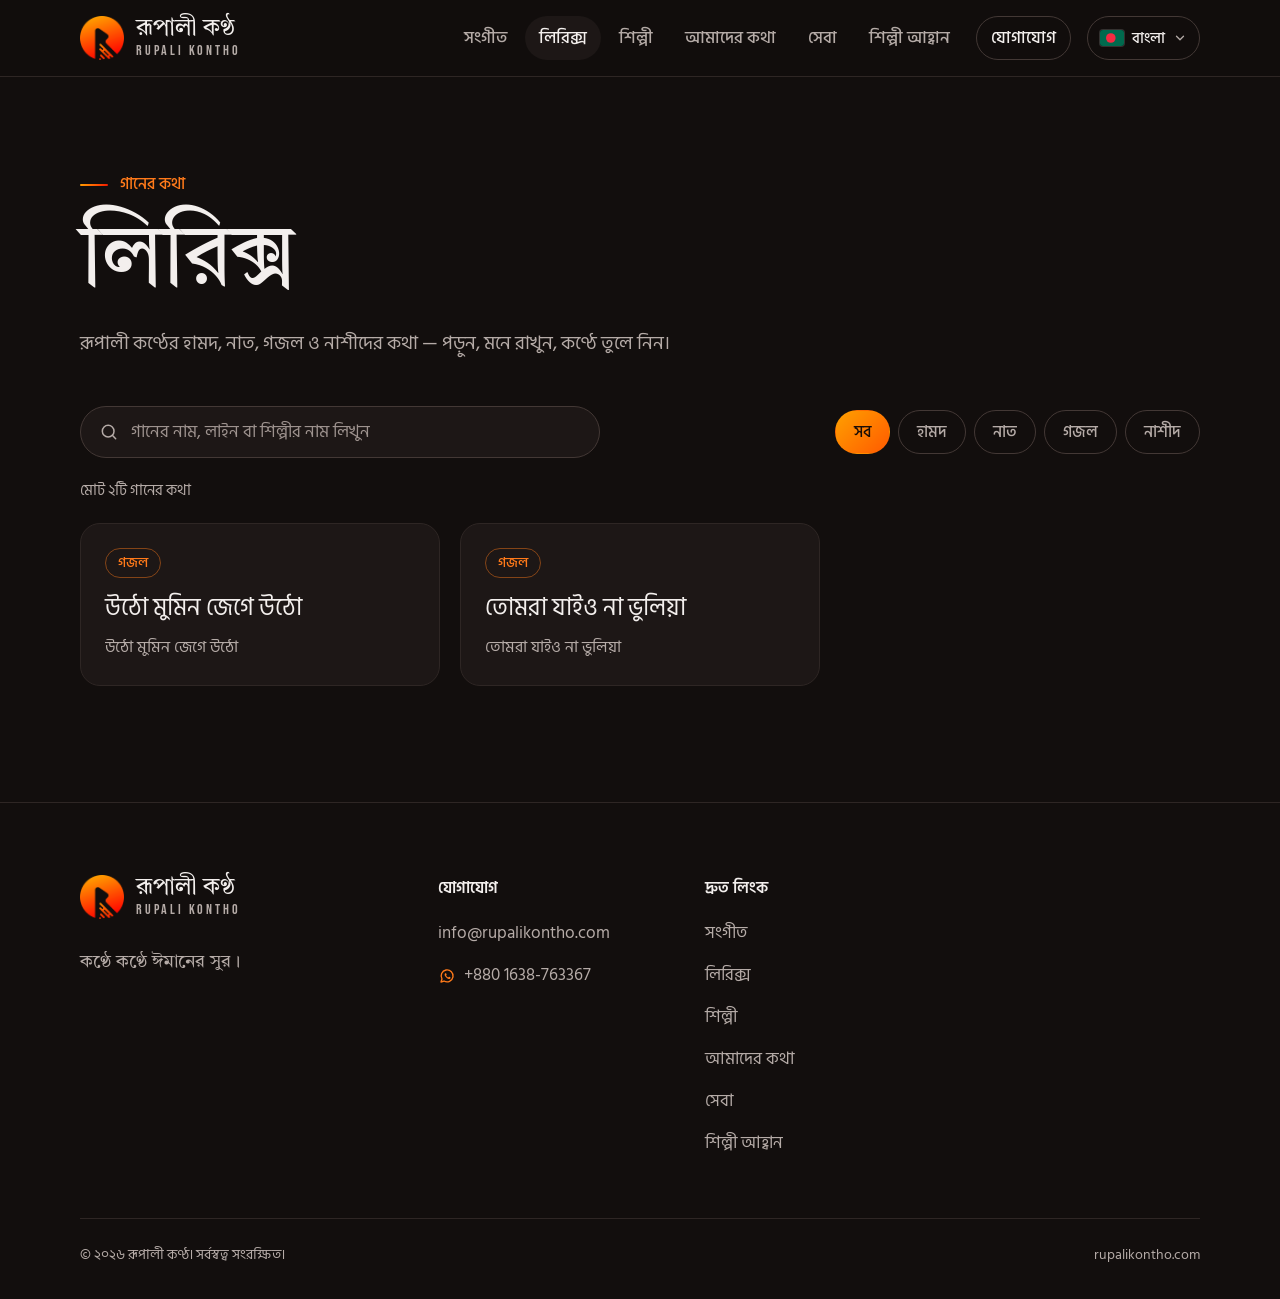
<file: lyrics.html>
<!doctype html>
<html lang="bn" data-title-key="title.lyrics">
<head>
  <meta charset="utf-8">
  <meta name="viewport" content="width=device-width, initial-scale=1">
  <script>
    (function () { try { var l = new URLSearchParams(location.search).get("lang") || localStorage.getItem("rk-lang");
      if (/^(en|hi|ur|ar)$/.test(l || "")) { var h = document.documentElement; h.lang = l; h.dir = (l === "ur" || l === "ar") ? "rtl" : "ltr"; } } catch (e) {} })();
  </script>
  <title>লিরিক্স — রূপালী কণ্ঠ</title>
  <meta name="description" content="রূপালী কণ্ঠের হামদ, নাত, গজল ও নাশীদের কথা (লিরিক্স) — গানের নাম, লাইন বা শিল্পীর নাম দিয়ে খুঁজুন।">
  <meta name="theme-color" content="#120e0d">
  <link rel="canonical" href="https://rupalikontho.com/lyrics">

  <meta property="og:type" content="website">
  <meta property="og:site_name" content="রূপালী কণ্ঠ">
  <meta property="og:title" content="লিরিক্স — রূপালী কণ্ঠ">
  <meta property="og:description" content="রূপালী কণ্ঠের হামদ, নাত, গজল ও নাশীদের কথা।">
  <meta property="og:url" content="https://rupalikontho.com/lyrics">
  <meta property="og:image" content="https://rupalikontho.com/assets/img/og-image.png">
  <meta property="og:locale" content="bn_BD">
  <meta name="twitter:card" content="summary_large_image">

  <link rel="icon" type="image/png" sizes="32x32" href="assets/img/favicon-32.png">
  <link rel="icon" type="image/png" sizes="192x192" href="assets/img/logo-192.png">
  <link rel="apple-touch-icon" href="assets/img/apple-touch-icon.png">

  <link rel="preconnect" href="https://fonts.googleapis.com">
  <link rel="preconnect" href="https://fonts.gstatic.com" crossorigin>
  <link href="https://fonts.googleapis.com/css2?family=Amiri&family=Bebas+Neue&family=Hind+Siliguri:wght@400;500;600&family=Tiro+Bangla&display=swap" rel="stylesheet">
  <link rel="stylesheet" href="assets/css/style.css">
</head>
<body>
  <a class="skip-link" href="#main" data-i18n="skip">মূল অংশে যান</a>

  <!-- ===== হেডার ===== -->
  <header class="site-header" id="top">
    <div class="container header-inner">
      <a class="brand" href="/" aria-label="রূপালী কণ্ঠ — হোম" data-i18n-attr="aria-label:home.aria">
        <img class="brand-logo" src="assets/img/logo-192.png" width="48" height="48" alt="">
        <span class="brand-text">
          <span class="brand-name" lang="bn">রূপালী কণ্ঠ</span>
          <span class="brand-latin">RUPALI KONTHO</span>
        </span>
      </a>

      <button class="menu-toggle" type="button" aria-expanded="false" aria-controls="site-nav" aria-label="মেনু খুলুন" data-i18n-attr="aria-label:menu.open">
        <svg class="icon-open" width="24" height="24" viewBox="0 0 24 24" aria-hidden="true"><path d="M4 7h16M4 12h16M4 17h16" fill="none" stroke="currentColor" stroke-width="2" stroke-linecap="round"/></svg>
        <svg class="icon-close" width="24" height="24" viewBox="0 0 24 24" aria-hidden="true"><path d="M6 6l12 12M18 6L6 18" fill="none" stroke="currentColor" stroke-width="2" stroke-linecap="round"/></svg>
      </button>

      <nav class="site-nav" id="site-nav" aria-label="প্রধান মেনু" data-i18n-attr="aria-label:nav.aria">
        <a href="/#music" data-i18n="nav.music">সংগীত</a>
        <a href="/lyrics" aria-current="page" data-i18n="nav.lyrics">লিরিক্স</a>
        <a href="/artists" data-i18n="nav.artists">শিল্পী</a>
        <a href="/#about" data-i18n="nav.about">আমাদের কথা</a>
        <a href="/#services" data-i18n="nav.services">সেবা</a>
        <a href="/#join" data-i18n="nav.join">শিল্পী আহ্বান</a>
        <a class="nav-cta" href="#contact" data-i18n="nav.contact">যোগাযোগ</a>
      </nav>

      <div class="lang-switch" data-lang-switch></div>
    </div>
  </header>

  <main id="main">
    <!-- ===== পেজ শিরোনাম ===== -->
    <section class="page-hero" id="lyrics-top">
      <div class="container">
        <p class="eyebrow" data-i18n="lyrics.eyebrow">গানের কথা</p>
        <h1 data-i18n="lyrics.h1">লিরিক্স</h1>
        <p class="lead" data-i18n="lyrics.lead">রূপালী কণ্ঠের হামদ, নাত, গজল ও নাশীদের কথা — পড়ুন, মনে রাখুন, কণ্ঠে তুলে নিন।</p>
        <p class="lang-note" data-i18n="lyrics.note" data-hide-bn hidden></p>
      </div>
    </section>

    <section class="lyrics-section">
      <div class="container">

        <!-- ===== তালিকা ===== -->
        <div id="lyrics-list-view">
          <div class="lyrics-toolbar" id="lyrics-toolbar">
            <label class="search-field">
              <span class="sr-only" data-i18n="lyrics.search.label">গান খুঁজুন</span>
              <svg width="20" height="20" viewBox="0 0 24 24" aria-hidden="true"><circle cx="11" cy="11" r="7" fill="none" stroke="currentColor" stroke-width="1.8"/><path d="M20 20l-4-4" fill="none" stroke="currentColor" stroke-width="1.8" stroke-linecap="round"/></svg>
              <input type="search" id="lyrics-search" placeholder="গানের নাম, লাইন বা শিল্পীর নাম লিখুন" data-i18n-attr="placeholder:lyrics.search.ph" autocomplete="off">
            </label>
            <div class="chips" role="group" aria-label="ধরন অনুযায়ী বাছাই" data-i18n-attr="aria-label:lyrics.chips.aria" id="lyrics-chips">
              <button type="button" class="chip" data-cat="" aria-pressed="true" data-i18n="lyrics.all">সব</button>
              <button type="button" class="chip" data-cat="হামদ" aria-pressed="false" data-i18n="genre.hamd">হামদ</button>
              <button type="button" class="chip" data-cat="নাত" aria-pressed="false" data-i18n="genre.naat">নাত</button>
              <button type="button" class="chip" data-cat="গজল" aria-pressed="false" data-i18n="genre.gojol">গজল</button>
              <button type="button" class="chip" data-cat="নাশীদ" aria-pressed="false" data-i18n="genre.nasheed">নাশীদ</button>
            </div>
          </div>

          <p class="lyrics-count" id="lyrics-count" aria-live="polite"></p>
          <div class="lyrics-grid" id="lyrics-grid"></div>

          <div class="lyrics-empty" id="lyrics-no-results" hidden>
            <h2 data-i18n="lyrics.none.h">কিছু পাওয়া যায়নি</h2>
            <p data-i18n="lyrics.none.p">অন্য কোনো শব্দ দিয়ে খুঁজে দেখুন, অথবা “সব” বেছে নিন।</p>
          </div>

          <div class="lyrics-empty" id="lyrics-coming-soon" hidden>
            <svg width="56" height="56" viewBox="0 0 24 24" aria-hidden="true"><path d="M9 18V5l11-2v13" fill="none" stroke="currentColor" stroke-width="1.4" stroke-linecap="round" stroke-linejoin="round"/><circle cx="6" cy="18" r="3" fill="none" stroke="currentColor" stroke-width="1.4"/><circle cx="17" cy="16" r="3" fill="none" stroke="currentColor" stroke-width="1.4"/></svg>
            <h2 data-i18n="lyrics.soon.h">গানের কথা শীঘ্রই যুক্ত হচ্ছে</h2>
            <p data-i18n="lyrics.soon.p">রূপালী কণ্ঠের নতুন-পুরোনো গানের কথা এখানে একে একে যোগ করা হবে।</p>
            <a class="btn btn-ghost" href="/#music" data-link="youtube" data-fallback="/#music">
              <span data-i18n="lyrics.soon.btn" data-i18n-fallback="lyrics.soon.fallback">ইউটিউবে গান শুনুন</span>
            </a>
          </div>
        </div>

        <!-- ===== একটি গানের কথা ===== -->
        <article class="lyric-detail" id="lyrics-detail" hidden>
          <a class="back-link" href="#" id="lyrics-back">
            <svg class="flip-rtl" width="18" height="18" viewBox="0 0 24 24" aria-hidden="true"><path d="M19 12H5M11 6l-6 6 6 6" fill="none" stroke="currentColor" stroke-width="2" stroke-linecap="round" stroke-linejoin="round"/></svg>
            <span data-i18n="lyrics.back">সব গানের কথা</span>
          </a>

          <header class="lyric-head">
            <span class="tag" id="ld-category"></span>
            <h2 id="ld-title" lang="bn"></h2>
            <dl class="lyric-meta" id="ld-meta"></dl>
          </header>

          <div class="lyric-actions">
            <div class="size-control" role="group" aria-label="লেখার আকার" data-i18n-attr="aria-label:lyrics.size.aria">
              <button type="button" class="icon-btn" id="ld-smaller" aria-label="লেখা ছোট করুন" data-i18n-attr="aria-label:lyrics.size.smaller" data-i18n="lyrics.size.minus">অ−</button>
              <button type="button" class="icon-btn" id="ld-bigger" aria-label="লেখা বড় করুন" data-i18n-attr="aria-label:lyrics.size.bigger" data-i18n="lyrics.size.plus">অ+</button>
            </div>
            <button type="button" class="btn btn-ghost btn-sm" id="ld-share">
              <svg width="18" height="18" viewBox="0 0 24 24" aria-hidden="true"><circle cx="18" cy="5" r="2.5" fill="none" stroke="currentColor" stroke-width="1.8"/><circle cx="6" cy="12" r="2.5" fill="none" stroke="currentColor" stroke-width="1.8"/><circle cx="18" cy="19" r="2.5" fill="none" stroke="currentColor" stroke-width="1.8"/><path d="M8.2 10.8l7.6-4.4M8.2 13.2l7.6 4.4" fill="none" stroke="currentColor" stroke-width="1.8"/></svg>
              <span id="ld-share-label" data-i18n="lyrics.share">শেয়ার করুন</span>
            </button>
            <a class="btn btn-primary btn-sm" id="ld-youtube" href="#" target="_blank" rel="noopener" hidden>
              <svg width="16" height="16" viewBox="0 0 24 24" aria-hidden="true"><path d="M7 4.5v15L19.5 12z" fill="currentColor"/></svg>
              <span data-i18n="lyrics.youtube">ইউটিউবে দেখুন</span>
            </a>
          </div>

          <div class="video-wrap" id="ld-video" hidden></div>

          <div class="lyric-body" id="ld-body" lang="bn"></div>
        </article>

      </div>
    </section>
  </main>

  <!-- ===== ফুটার / যোগাযোগ ===== -->
  <footer class="site-footer" id="contact">
    <div class="container footer-grid">
      <div class="footer-brand">
        <a class="brand" href="/" aria-label="রূপালী কণ্ঠ — হোম" data-i18n-attr="aria-label:home.aria">
          <img class="brand-logo" src="assets/img/logo-192.png" width="48" height="48" alt="">
          <span class="brand-text">
            <span class="brand-name" lang="bn">রূপালী কণ্ঠ</span>
            <span class="brand-latin">RUPALI KONTHO</span>
          </span>
        </a>
        <p data-i18n="footer.tagline">কণ্ঠে কণ্ঠে ঈমানের সুর।</p>
      </div>

      <div>
        <h2 class="footer-title" data-i18n="nav.contact">যোগাযোগ</h2>
        <ul class="footer-list">
          <li><a href="mailto:info@rupalikontho.com" data-link="email" data-text dir="ltr">info@rupalikontho.com</a></li>
          <li data-link-row="phone"><a href="#" data-link="phone" data-text dir="ltr"></a></li>
          <li data-link-row="whatsapp"><a class="contact-link" href="#" data-link="whatsapp" dir="ltr"><svg width="18" height="18" viewBox="0 0 24 24" role="img" aria-label="WhatsApp"><path d="M4 20l1.3-4A8 8 0 1 1 8 18.7z" fill="none" stroke="currentColor" stroke-width="1.8" stroke-linejoin="round"/><path d="M9.2 8.6c.2-.4.5-.4.7-.4h.5c.2 0 .4.1.5.4l.6 1.4c.1.2 0 .4-.1.6l-.4.5c-.1.1-.1.3 0 .5.6 1 1.4 1.8 2.4 2.3.2.1.4.1.5-.1l.5-.6c.2-.2.4-.2.6-.1l1.4.7c.2.1.3.3.3.5 0 .5-.2 1.1-.7 1.4-.6.4-1.5.5-2.6 0-1.7-.7-3.1-2-4-3.6-.6-1-.8-2.1-.2-3.1z" fill="currentColor"/></svg><span data-text-of="whatsapp"></span></a></li>
          <li data-link-row="address"><span data-text-of="address"></span></li>
        </ul>
      </div>

      <div>
        <h2 class="footer-title" data-i18n="footer.links">দ্রুত লিংক</h2>
        <ul class="footer-list">
          <li><a href="/#music" data-i18n="nav.music">সংগীত</a></li>
          <li><a href="/lyrics" data-i18n="nav.lyrics">লিরিক্স</a></li>
          <li><a href="/artists" data-i18n="nav.artists">শিল্পী</a></li>
          <li><a href="/#about" data-i18n="nav.about">আমাদের কথা</a></li>
          <li><a href="/#services" data-i18n="nav.services">সেবা</a></li>
          <li><a href="/#join" data-i18n="nav.join">শিল্পী আহ্বান</a></li>
        </ul>
      </div>

      <div data-social-block>
        <h2 class="footer-title" data-i18n="footer.follow">আমাদের সাথে থাকুন</h2>
        <div class="social">
          <a href="#" data-link="youtube" data-hide-empty aria-label="ইউটিউব" data-i18n-attr="aria-label:social.youtube">
            <svg width="22" height="22" viewBox="0 0 24 24" aria-hidden="true"><rect x="2.5" y="5" width="19" height="14" rx="4" fill="none" stroke="currentColor" stroke-width="1.6"/><path d="M10 9v6l5-3z" fill="currentColor"/></svg>
            <span data-i18n="social.youtube">ইউটিউব</span>
          </a>
          <a href="#" data-link="facebook" data-hide-empty aria-label="ফেসবুক" data-i18n-attr="aria-label:social.facebook">
            <svg width="22" height="22" viewBox="0 0 24 24" aria-hidden="true"><path d="M14 8h3V4.5h-3A3.5 3.5 0 0 0 10.5 8v2.5H8V14h2.5v6H14v-6h2.6l.4-3.5h-3V8.6c0-.3.3-.6.6-.6z" fill="none" stroke="currentColor" stroke-width="1.6" stroke-linejoin="round"/></svg>
            <span data-i18n="social.facebook">ফেসবুক</span>
          </a>
        </div>
      </div>
    </div>

    <div class="container footer-bottom">
      <div class="footer-bottom-inner">
        <p>© <span data-year>২০২৬</span> <span data-i18n="footer.rights">রূপালী কণ্ঠ। সর্বস্বত্ব সংরক্ষিত।</span></p>
        <p dir="ltr">rupalikontho.com</p>
      </div>
    </div>
  </footer>

  <script src="assets/js/config.js"></script>
  <script src="assets/js/main.js"></script>
  <script src="assets/js/i18n-strings.js"></script>
  <script src="assets/js/i18n.js"></script>
  <script src="assets/js/lyrics-data.js"></script>
  <script src="assets/js/lyrics.js"></script>
</body>
</html>
</file>
<file: assets/css/style.css>
/* ================================================================
   রূপালী কণ্ঠ — স্টাইল
   রং: লোগোর কমলা-লাল গ্রেডিয়েন্ট + রূপালী (সিলভার) + উষ্ণ গাঢ় পটভূমি
   ================================================================ */

:root {
  --bg: #120e0d;
  --bg-2: #171211;
  --surface: #1d1716;
  --line: #2e2624;
  --line-2: #433835;
  --text: #f3efed;
  --muted: #b5aba7;
  --silver: #dfe3e5;
  --orange: #ff7a1a;
  --ink: #1a0d07;
  --grad: linear-gradient(135deg, #ffa000 0%, #ff5a00 55%, #f01400 100%);
  --grad-btn: linear-gradient(135deg, #ffa000 0%, #ff5a00 100%);
  --font-body: "Hind Siliguri", "Noto Sans Bengali", "Nirmala UI", sans-serif;
  --font-display: "Tiro Bangla", "Noto Serif Bengali", "Hind Siliguri", serif;
  --font-arabic: "Amiri", "Traditional Arabic", serif;
  --font-brand: "Bebas Neue", "Oswald", "Arial Narrow", sans-serif;
  --radius: 20px;
}

*,
*::before,
*::after { box-sizing: border-box; }

[hidden] { display: none !important; }

html { scroll-behavior: smooth; scroll-padding-top: 88px; }

body {
  margin: 0;
  background: var(--bg);
  color: var(--text);
  font-family: var(--font-body);
  font-size: 17px;
  line-height: 1.7;
  -webkit-font-smoothing: antialiased;
  text-rendering: optimizeLegibility;
}

img, svg { display: block; max-width: 100%; }

a { color: inherit; }

h1, h2, h3 {
  font-family: var(--font-display);
  font-weight: 400;
  text-wrap: balance;
}

p { text-wrap: pretty; }

:focus-visible {
  outline: 2px solid var(--orange);
  outline-offset: 3px;
  border-radius: 6px;
}

.container {
  width: 100%;
  max-width: 1200px;
  margin-inline: auto;
  padding-inline: clamp(20px, 4vw, 40px);
}

.skip-link {
  position: absolute;
  left: 16px;
  top: -100px;
  z-index: 100;
  padding: 10px 16px;
  border-radius: 10px;
  background: var(--silver);
  color: var(--bg);
  font-weight: 600;
  text-decoration: none;
}
.skip-link:focus { top: 16px; }

/* ---------------- হেডার ---------------- */
.site-header {
  position: sticky;
  top: 0;
  z-index: 50;
  background: rgba(18, 14, 13, 0.88);
  -webkit-backdrop-filter: blur(12px);
  backdrop-filter: blur(12px);
  border-bottom: 1px solid var(--line);
}

.header-inner {
  display: flex;
  align-items: center;
  gap: 16px;
  min-height: 76px;
}

.brand {
  display: inline-flex;
  align-items: center;
  gap: 12px;
  margin-inline-end: auto;
  text-decoration: none;
  color: var(--text);
}
.brand-logo { width: 44px; height: 44px; }
.brand-text { display: flex; flex-direction: column; }
.brand-name {
  font-family: var(--font-display);
  font-size: 24px;
  line-height: 1.15;
}
.brand-latin {
  font-family: var(--font-brand);
  font-size: 14px;
  letter-spacing: 0.2em;
  color: var(--muted);
  line-height: 1.2;
}

.site-nav {
  display: flex;
  align-items: center;
  gap: 4px;
}
.site-nav a {
  display: inline-flex;
  align-items: center;
  min-height: 44px;
  padding: 0 14px;
  border-radius: 999px;
  color: var(--muted);
  text-decoration: none;
  font-weight: 500;
  white-space: nowrap;
  transition: color 0.2s, background-color 0.2s;
}
.site-nav a:hover { color: var(--text); background: var(--surface); }
.site-nav .nav-cta {
  margin-inline-start: 8px;
  color: var(--text);
  border: 1px solid var(--line-2);
}
.site-nav .nav-cta:hover { border-color: var(--orange); background: transparent; }

.menu-toggle .icon-close { display: none; }
body.nav-open .menu-toggle .icon-open { display: none; }
body.nav-open .menu-toggle .icon-close { display: block; }

.menu-toggle {
  display: none;
  place-items: center;
  width: 44px;
  height: 44px;
  padding: 0;
  border: 1px solid var(--line-2);
  border-radius: 12px;
  background: transparent;
  color: var(--text);
  cursor: pointer;
}

/* ---------------- বাটন ও ছোট উপাদান ---------------- */
.eyebrow {
  display: inline-flex;
  align-items: center;
  gap: 12px;
  margin: 0;
  color: var(--orange);
  font-weight: 500;
  font-size: 16px;
}
.eyebrow::before {
  content: "";
  width: 28px;
  height: 2px;
  border-radius: 2px;
  background: var(--grad);
}

.btn-row { display: flex; flex-wrap: wrap; gap: 12px; }

.btn {
  display: inline-flex;
  align-items: center;
  justify-content: center;
  gap: 10px;
  min-height: 52px;
  padding: 0 26px;
  border-radius: 999px;
  border: 1px solid transparent;
  background-color: transparent;
  cursor: pointer;
  font-family: var(--font-body);
  font-size: 17px;
  font-weight: 600;
  text-decoration: none;
  white-space: nowrap;
  transition: transform 0.2s, box-shadow 0.2s, border-color 0.2s, background-color 0.2s;
}
.btn:hover { transform: translateY(-2px); }

.btn-primary {
  background: var(--grad-btn);
  color: var(--ink);
  box-shadow: 0 10px 30px -10px rgba(255, 106, 0, 0.6);
}
.btn-primary:hover { box-shadow: 0 14px 34px -10px rgba(255, 106, 0, 0.75); }

.btn-ghost {
  color: var(--text);
  border-color: var(--line-2);
}
.btn-ghost:hover { border-color: var(--silver); }

.text-link {
  display: inline-flex;
  align-items: center;
  gap: 8px;
  min-height: 44px;
  color: var(--text);
  font-weight: 500;
  text-decoration: none;
  border-bottom: 1px solid var(--line-2);
  transition: border-color 0.2s, gap 0.2s;
}
.text-link:hover { border-color: var(--orange); gap: 12px; }

.icon-badge {
  flex: none;
  display: grid;
  place-items: center;
  width: 48px;
  height: 48px;
  border-radius: 50%;
  border: 1px solid var(--line-2);
  background: var(--surface);
  color: var(--orange);
}

/* ---------------- হিরো ---------------- */
.hero {
  position: relative;
  overflow: hidden;
  padding: clamp(40px, 6vw, 88px) 0 clamp(64px, 8vw, 112px);
}

.hero-inner {
  display: grid;
  grid-template-columns: minmax(0, 1.15fr) minmax(0, 0.85fr);
  align-items: center;
  gap: 56px;
}

.hero-copy {
  display: flex;
  flex-direction: column;
  align-items: flex-start;
  gap: 26px;
}

.basmala {
  margin: 0;
  font-family: var(--font-arabic);
  font-size: 26px;
  line-height: 1.6;
  color: var(--muted);
  text-align: left;
}

.hero h1 {
  margin: 0;
  font-size: clamp(46px, 7vw, 96px);
  line-height: 1.12;
}

.grad-text {
  display: inline-block;
  padding: 0.04em 0 0.14em;
  background: var(--grad);
  -webkit-background-clip: text;
  background-clip: text;
  color: transparent;
}

.lead {
  margin: 0;
  max-width: 34em;
  font-size: clamp(17px, 1.5vw, 19px);
  line-height: 1.8;
  color: var(--muted);
}

.hero-art { position: relative; }
.hero-art::before {
  content: "";
  position: absolute;
  inset: 12% -10% -5%;
  background: radial-gradient(closest-side, rgba(255, 90, 0, 0.16), transparent);
  pointer-events: none;
}

.arch {
  position: relative;
  width: 100%;
  max-width: 440px;
  margin-inline: auto;
  aspect-ratio: 400 / 520;
}
.arch > svg { width: 100%; height: 100%; }

.now-card {
  position: absolute;
  left: 6%;
  right: 6%;
  bottom: 5%;
  display: flex;
  align-items: center;
  gap: 14px;
  padding: 14px 16px;
  border-radius: 18px;
  background: rgba(18, 14, 13, 0.94);
  border: 1px solid var(--line-2);
  box-shadow: 0 24px 48px -16px rgba(0, 0, 0, 0.6);
  color: var(--text);
  text-decoration: none;
  transition: border-color 0.2s, transform 0.2s;
}
.now-card:hover { border-color: var(--orange); transform: translateY(-2px); }

.now-play {
  flex: none;
  display: grid;
  place-items: center;
  width: 46px;
  height: 46px;
  border-radius: 50%;
  background: var(--grad-btn);
  color: var(--ink);
}
.now-text { flex: 1; min-width: 0; display: flex; flex-direction: column; }
.now-label { font-size: 13px; color: var(--orange); line-height: 1.5; }
.now-title {
  font-family: var(--font-display);
  font-size: 18px;
  line-height: 1.45;
  white-space: nowrap;
  overflow: hidden;
  text-overflow: ellipsis;
}
.now-arrow { flex: none; color: var(--muted); }

/* ---------------- ধারা রিবন ---------------- */
.ribbon {
  background: var(--bg-2);
  border-block: 1px solid var(--line);
  padding: 26px 0;
}
.ribbon-list {
  list-style: none;
  margin: 0 auto;
  display: flex;
  flex-wrap: wrap;
  justify-content: center;
  align-items: center;
  gap: 10px 24px;
  font-family: var(--font-display);
  font-size: clamp(21px, 2.4vw, 30px);
  line-height: 1.5;
  color: #d3cbc7;
}
.ribbon-list li { display: inline-flex; align-items: center; gap: 24px; }
.ribbon-list li + li::before {
  content: "";
  width: 7px;
  height: 7px;
  background: var(--orange);
  transform: rotate(45deg);
}

/* ---------------- সেকশন ---------------- */
.section { padding: clamp(72px, 9vw, 120px) 0; }
.section.band {
  background: var(--bg-2);
  border-block: 1px solid var(--line);
}

.section-head {
  display: flex;
  flex-wrap: wrap;
  align-items: flex-end;
  justify-content: space-between;
  gap: 16px 32px;
  margin-bottom: clamp(36px, 4vw, 52px);
}

.section h2 {
  margin: 14px 0 0;
  max-width: 18em;
  font-size: clamp(32px, 4.2vw, 54px);
  line-height: 1.25;
}

/* ---------------- সংগীতের ধারা ---------------- */
.genre-grid {
  display: grid;
  grid-template-columns: repeat(4, minmax(0, 1fr));
  gap: 24px;
}

.genre-card { display: flex; flex-direction: column; gap: 10px; }
.genre-card h3 { margin: 10px 0 0; font-size: 25px; line-height: 1.3; }
.genre-card p { margin: 0; color: var(--muted); font-size: 16px; line-height: 1.75; }

.genre-cover {
  position: relative;
  display: grid;
  place-items: center;
  aspect-ratio: 1 / 1;
  border-radius: var(--radius);
  border: 1px solid var(--line);
  overflow: hidden;
  background-image: url("../img/pattern.svg");
  background-size: 40px 40px;
  transition: transform 0.3s, border-color 0.3s;
}
.genre-card:hover .genre-cover { transform: translateY(-4px); border-color: var(--line-2); }

.genre-cover::before {
  content: "";
  position: absolute;
  inset: 14% 20% 0;
  border: 1px solid rgba(223, 227, 229, 0.3);
  border-bottom: 0;
  border-radius: 999px 999px 0 0;
}
.genre-cover::after {
  content: "";
  position: absolute;
  left: 0;
  right: 0;
  bottom: 0;
  height: 4px;
  background: var(--grad);
}
.genre-cover span {
  position: relative;
  font-family: var(--font-arabic);
  font-size: clamp(44px, 5vw, 64px);
  line-height: 1;
  color: var(--silver);
  padding-top: 10%;
}

.tone-1 { background-color: #2a1a12; }
.tone-2 { background-color: #1f1a25; }
.tone-3 { background-color: #182120; }
.tone-4 { background-color: #281614; }

.video-wrap {
  margin-top: 56px;
  aspect-ratio: 16 / 9;
  border-radius: var(--radius);
  overflow: hidden;
  border: 1px solid var(--line);
  background: var(--surface);
}
.video-wrap iframe { width: 100%; height: 100%; border: 0; }

/* ---------------- আমাদের কথা ---------------- */
.about-inner {
  display: grid;
  grid-template-columns: minmax(0, 1.1fr) minmax(0, 0.9fr);
  gap: clamp(40px, 6vw, 80px);
  align-items: start;
}
.about-copy p {
  margin: 22px 0 0;
  max-width: 36em;
  font-size: 18px;
  line-height: 1.85;
  color: var(--muted);
}

.values { list-style: none; margin: 0; padding: 0; }
.values li {
  display: flex;
  gap: 18px;
  padding: 26px 0;
  border-top: 1px solid var(--line);
}
.values li:last-child { border-bottom: 1px solid var(--line); }
.values h3 { margin: 0 0 4px; font-size: 23px; line-height: 1.35; }
.values p { margin: 0; color: var(--muted); font-size: 16px; line-height: 1.75; }

/* ---------------- সেবা ---------------- */
.service-grid {
  display: grid;
  grid-template-columns: repeat(4, minmax(0, 1fr));
  gap: 20px;
}
.service-card {
  display: flex;
  flex-direction: column;
  gap: 14px;
  padding: 28px;
  border-radius: var(--radius);
  background: var(--surface);
  border: 1px solid var(--line);
  transition: border-color 0.2s, transform 0.2s;
}
.service-card:hover { border-color: var(--line-2); transform: translateY(-3px); }
.service-card h3 { margin: 6px 0 0; font-size: 23px; line-height: 1.35; }
.service-card p { margin: 0; color: var(--muted); font-size: 16px; line-height: 1.75; }

/* ---------------- শিল্পী আহ্বান ---------------- */
.join-section { padding-top: 0; }

.join-card {
  position: relative;
  overflow: hidden;
  display: grid;
  grid-template-columns: minmax(0, 1.25fr) minmax(0, 0.75fr);
  align-items: center;
  gap: 40px;
  padding: clamp(32px, 5vw, 64px);
  border-radius: 28px;
  background-color: var(--silver);
  background-image: url("../img/pattern-dark.svg");
  background-size: 40px 40px;
  color: var(--bg);
}
.join-card::after {
  content: "";
  position: absolute;
  left: 0;
  right: 0;
  bottom: 0;
  height: 6px;
  background: var(--grad);
}
.join-card h2 { color: var(--bg); }
.join-copy, .join-actions { position: relative; z-index: 1; }
.join-deco {
  position: absolute;
  right: -36px;
  top: -36px;
  width: 180px;
  height: auto;
  pointer-events: none;
}
.join-copy p {
  margin: 18px 0 0;
  max-width: 34em;
  font-size: 18px;
  line-height: 1.8;
  color: #3f3734;
}
.eyebrow-dark { color: #a33a00; }

.join-actions { display: flex; flex-direction: column; gap: 12px; }
.btn-dark { background: var(--bg); color: var(--text); }
.btn-dark:hover { box-shadow: 0 12px 28px -12px rgba(0, 0, 0, 0.6); }
.btn-dark-ghost { color: var(--bg); border-color: #6b605c; }
.btn-dark-ghost:hover { border-color: var(--bg); }
.join-note { margin: 6px 0 0; text-align: center; font-size: 15px; color: #3f3734; }
.join-note a { color: var(--bg); font-weight: 600; }

/* ---------------- ফুটার ---------------- */
.site-footer {
  border-top: 1px solid var(--line);
  padding: 72px 0 32px;
}
.footer-grid {
  display: grid;
  grid-template-columns: minmax(0, 1.4fr) repeat(3, minmax(0, 1fr));
  gap: 40px;
}
.footer-brand p {
  margin: 18px 0 0;
  font-family: var(--font-display);
  font-size: 18px;
  color: var(--muted);
}
.footer-title {
  margin: 0 0 14px;
  font-family: var(--font-body);
  font-size: 16px;
  font-weight: 600;
  color: var(--text);
}
.footer-list {
  list-style: none;
  margin: 0;
  padding: 0;
  display: flex;
  flex-direction: column;
  gap: 6px;
}
.footer-list a, .footer-list span {
  display: inline-flex;
  align-items: center;
  min-height: 36px;
  color: var(--muted);
  text-decoration: none;
  word-break: break-word;
}
.footer-list a:hover { color: var(--text); }

.social { display: flex; flex-wrap: wrap; gap: 10px; }
.social a {
  display: inline-flex;
  align-items: center;
  gap: 8px;
  min-height: 44px;
  padding: 0 16px;
  border-radius: 999px;
  border: 1px solid var(--line-2);
  color: var(--text);
  text-decoration: none;
  transition: border-color 0.2s;
}
.social a:hover { border-color: var(--orange); }

.footer-bottom { margin-top: 56px; }
.footer-bottom-inner {
  display: flex;
  flex-wrap: wrap;
  justify-content: space-between;
  gap: 8px 24px;
  padding-top: 24px;
  border-top: 1px solid var(--line);
  font-size: 14px;
  color: var(--muted);
}
.footer-bottom p { margin: 0; }

/* ---------------- রেসপনসিভ ---------------- */
@media (max-width: 1024px) {
  .genre-grid,
  .service-grid { grid-template-columns: repeat(2, minmax(0, 1fr)); }
  .footer-grid { grid-template-columns: repeat(2, minmax(0, 1fr)); }
}

@media (max-width: 1240px) {
  .menu-toggle { display: grid; order: 3; }
  .lang-switch { order: 2; }

  .site-nav {
    position: absolute;
    top: 100%;
    left: 0;
    right: 0;
    display: none;
    flex-direction: column;
    align-items: stretch;
    gap: 0;
    padding: 8px clamp(20px, 4vw, 40px) 20px;
    background: var(--bg);
    border-bottom: 1px solid var(--line);
  }
  body.nav-open .site-nav { display: flex; }
  .site-nav a {
    min-height: 52px;
    padding: 0 4px;
    border-radius: 0;
    border-bottom: 1px solid var(--line);
    font-size: 18px;
  }
  .site-nav a:hover { background: transparent; }
  .site-nav .nav-cta {
    margin: 16px 0 0;
    justify-content: center;
    border-radius: 999px;
    border: 1px solid var(--line-2);
  }
}

@media (max-width: 860px) {
  .hero-inner,
  .about-inner,
  .join-card { grid-template-columns: minmax(0, 1fr); }

  .hero-art { max-width: 400px; width: 100%; margin-inline: auto; }
  .join-deco { display: none; }
}

@media (max-width: 560px) {
  body { font-size: 16px; }
  .service-grid { grid-template-columns: minmax(0, 1fr); }
  .genre-grid { gap: 28px 14px; }
  .genre-card h3 { font-size: 21px; }
  .genre-card p { font-size: 15px; }
  .footer-grid { grid-template-columns: minmax(0, 1fr); gap: 32px; }
  .btn-row { width: 100%; }
  .btn-row .btn { flex: 1 1 100%; }
  .basmala { font-size: 22px; }
  .ribbon-list { gap: 6px 22px; }
  .ribbon-list li + li::before { display: none; }
}

@media (prefers-reduced-motion: reduce) {
  html { scroll-behavior: auto; }
  *, *::before, *::after { transition: none !important; }
}

/* ================================================================
   লিরিক্স পেজ
   ================================================================ */
.sr-only {
  position: absolute;
  width: 1px;
  height: 1px;
  padding: 0;
  margin: -1px;
  overflow: hidden;
  clip: rect(0 0 0 0);
  white-space: nowrap;
  border: 0;
}

.site-nav a[aria-current="page"] { color: var(--text); background: var(--surface); }

.page-hero { padding: clamp(48px, 7vw, 96px) 0 clamp(28px, 4vw, 44px); }
.page-hero h1 {
  margin: 14px 0 0;
  font-size: clamp(48px, 7vw, 88px);
  line-height: 1.15;
}
.page-hero .lead { margin-top: 14px; }

.lyrics-section { padding: 0 0 clamp(72px, 9vw, 120px); }

.lyrics-toolbar {
  display: flex;
  flex-wrap: wrap;
  align-items: center;
  justify-content: space-between;
  gap: 16px;
  margin-bottom: 20px;
}

.search-field {
  flex: 1 1 320px;
  max-width: 520px;
  display: flex;
  align-items: center;
  gap: 10px;
  min-height: 52px;
  padding: 0 18px;
  border: 1px solid var(--line-2);
  border-radius: 999px;
  background: var(--surface);
  color: var(--muted);
  transition: border-color 0.2s;
}
.search-field:focus-within { border-color: var(--orange); }
.search-field input {
  flex: 1;
  min-width: 0;
  height: 50px;
  border: 0;
  outline: none;
  background: transparent;
  color: var(--text);
  font-family: var(--font-body);
  font-size: 17px;
}
.search-field input::placeholder { color: #9d928e; }
.search-field input::-webkit-search-cancel-button { filter: invert(0.7); }

.chips { display: flex; flex-wrap: wrap; gap: 8px; }
.chip {
  min-height: 44px;
  padding: 0 18px;
  border-radius: 999px;
  border: 1px solid var(--line-2);
  background: transparent;
  color: var(--muted);
  font-family: var(--font-body);
  font-size: 16px;
  font-weight: 500;
  cursor: pointer;
  transition: color 0.2s, border-color 0.2s, background-color 0.2s;
}
.chip:hover { color: var(--text); border-color: var(--silver); }
.chip[aria-pressed="true"] {
  background: var(--grad-btn);
  border-color: transparent;
  color: var(--ink);
}

.lyrics-count { margin: 0 0 20px; font-size: 15px; color: var(--muted); }

.lyrics-grid {
  display: grid;
  grid-template-columns: repeat(auto-fill, minmax(min(280px, 100%), 1fr));
  gap: 20px;
}

.lyric-card {
  display: flex;
  flex-direction: column;
  gap: 10px;
  padding: 24px;
  border-radius: var(--radius);
  background: var(--surface);
  border: 1px solid var(--line);
  color: var(--text);
  text-decoration: none;
  transition: border-color 0.2s, transform 0.2s;
}
.lyric-card:hover { border-color: var(--orange); transform: translateY(-3px); }
.lyric-card h3 { margin: 4px 0 0; font-size: 24px; line-height: 1.35; }

.tag {
  align-self: flex-start;
  display: inline-flex;
  align-items: center;
  padding: 2px 12px;
  border-radius: 999px;
  border: 1px solid rgba(255, 122, 26, 0.45);
  color: var(--orange);
  font-size: 14px;
  font-weight: 500;
  line-height: 1.7;
}

.first-line {
  margin: 0;
  color: var(--muted);
  font-size: 16px;
  line-height: 1.7;
  display: -webkit-box;
  -webkit-line-clamp: 2;
  -webkit-box-orient: vertical;
  overflow: hidden;
}
.card-meta {
  margin: auto 0 0;
  padding-top: 12px;
  border-top: 1px solid var(--line);
  font-size: 14px;
  color: var(--muted);
}

.lyrics-empty {
  display: flex;
  flex-direction: column;
  align-items: center;
  gap: 14px;
  padding: clamp(48px, 8vw, 80px) 24px;
  border: 1px dashed var(--line-2);
  border-radius: 24px;
  text-align: center;
  color: var(--muted);
}
.lyrics-empty svg { color: var(--orange); }
.lyrics-empty h2 { margin: 0; font-size: clamp(26px, 3vw, 34px); line-height: 1.3; color: var(--text); }
.lyrics-empty p { margin: 0; max-width: 30em; }
.lyrics-empty .btn { margin-top: 8px; }

/* একটি গানের কথা */
body.lyric-open .page-hero { display: none; }
body.lyric-open .lyrics-section { padding-top: clamp(24px, 4vw, 48px); }
.lyric-detail { max-width: 780px; margin: 0 auto; }

.back-link {
  display: inline-flex;
  align-items: center;
  gap: 8px;
  min-height: 44px;
  color: var(--muted);
  text-decoration: none;
  font-weight: 500;
}
.back-link:hover { color: var(--text); }

.lyric-head {
  display: flex;
  flex-direction: column;
  align-items: center;
  gap: 14px;
  margin: 20px 0 8px;
  text-align: center;
}
.lyric-head .tag { align-self: center; }
.lyric-head h2 { margin: 0; font-size: clamp(34px, 5vw, 56px); line-height: 1.25; }

.lyric-meta {
  display: flex;
  flex-wrap: wrap;
  justify-content: center;
  gap: 4px 24px;
  margin: 0;
}
.lyric-meta div { display: flex; gap: 6px; }
.lyric-meta dt { color: var(--muted); }
.lyric-meta dd { margin: 0; color: var(--text); }

.lyric-actions {
  display: flex;
  flex-wrap: wrap;
  justify-content: center;
  align-items: center;
  gap: 12px;
  padding: 20px 0 28px;
  margin-bottom: 36px;
  border-bottom: 1px solid var(--line);
}
.size-control {
  display: inline-flex;
  border: 1px solid var(--line-2);
  border-radius: 999px;
  overflow: hidden;
}
.icon-btn {
  min-width: 52px;
  min-height: 44px;
  border: 0;
  background: transparent;
  color: var(--text);
  font-family: var(--font-display);
  font-size: 17px;
  cursor: pointer;
}
.icon-btn + .icon-btn { border-inline-start: 1px solid var(--line-2); }
.icon-btn:hover { background: var(--surface); }
.btn-sm { min-height: 44px; padding: 0 20px; font-size: 16px; }

.lyric-detail .video-wrap { margin: 0 0 40px; }

.lyric-body {
  font-family: var(--font-display);
  font-size: var(--lyric-size, clamp(19px, 2vw, 23px));
  line-height: 2;
  text-align: center;
  color: #ece6e3;
}
.lyric-body .stanza { margin: 0 0 1.5em; }
.lyric-body .stanza:last-child { margin-bottom: 0; }

@media (max-width: 560px) {
  .search-field { flex-basis: 100%; max-width: none; }
  .lyric-card h3 { font-size: 22px; }
}

/* ================================================================
   ভাষা বদলানোর মেনু
   ================================================================ */
.lang-switch { position: relative; }

.lang-btn {
  display: inline-flex;
  align-items: center;
  gap: 8px;
  min-height: 44px;
  padding: 0 12px;
  border: 1px solid var(--line-2);
  border-radius: 999px;
  background: transparent;
  color: var(--text);
  font-family: var(--font-body);
  font-size: 15px;
  font-weight: 500;
  cursor: pointer;
  white-space: nowrap;
  transition: border-color 0.2s, background-color 0.2s;
}
.lang-btn:hover,
.lang-switch.is-open .lang-btn { border-color: var(--silver); background: var(--surface); }
.lang-btn-flag { display: inline-flex; }
.lang-chevron { color: var(--muted); transition: transform 0.2s; }
.lang-switch.is-open .lang-chevron { transform: rotate(180deg); }

.flag {
  flex: none;
  width: 24px;
  height: 16px;
  border-radius: 3px;
  box-shadow: 0 0 0 1px rgba(255, 255, 255, 0.15);
}

.lang-menu {
  position: absolute;
  top: calc(100% + 8px);
  inset-inline-end: 0;
  z-index: 60;
  min-width: 210px;
  margin: 0;
  padding: 6px;
  list-style: none;
  background: #16101a;
  border: 1px solid var(--line-2);
  border-radius: 14px;
  box-shadow: 0 24px 48px -12px rgba(0, 0, 0, 0.7);
}
.lang-menu li + li { border-top: 1px solid var(--line); }

.lang-opt {
  display: flex;
  align-items: center;
  gap: 12px;
  width: 100%;
  min-height: 48px;
  padding: 0 12px;
  border: 0;
  border-radius: 10px;
  background: transparent;
  color: var(--text);
  font-size: 17px;
  text-align: start;
  cursor: pointer;
}
.lang-opt:hover,
.lang-opt:focus-visible { background: var(--surface); }
.lang-opt-name { flex: 1; }
.lang-opt[lang="bn"] { font-family: "Hind Siliguri", "Noto Sans Bengali", sans-serif; }
.lang-opt[lang="en"] { font-family: "Hind Siliguri", system-ui, sans-serif; }
.lang-opt[lang="hi"] { font-family: "Hind", "Noto Sans Devanagari", "Nirmala UI", sans-serif; }
.lang-opt[lang="ur"] { font-family: "Noto Nastaliq Urdu", "Urdu Typesetting", "Noto Naskh Arabic", serif; }
.lang-opt[lang="ar"] { font-family: "Noto Naskh Arabic", "Amiri", "Traditional Arabic", serif; }
.lang-check { visibility: hidden; color: var(--orange); }
.lang-opt[aria-current="true"] { font-weight: 600; }
.lang-opt[aria-current="true"] .lang-check { visibility: visible; }

.lang-note {
  margin: 10px 0 0;
  font-size: 15px;
  color: var(--orange);
}

@media (max-width: 560px) {
  .lang-btn-name { display: none; }
  .lang-btn { padding: 0 10px; }
}

/* ================================================================
   ভাষাভিত্তিক ফন্ট ও ডান-থেকে-বাম (উর্দু, আরবি)
   ================================================================ */
html[lang="hi"] {
  --font-body: "Hind", "Noto Sans Devanagari", "Nirmala UI", sans-serif;
  --font-display: "Tiro Devanagari Hindi", "Noto Serif Devanagari", "Hind", serif;
}
html[lang="ur"] {
  --font-body: "Noto Nastaliq Urdu", "Jameel Noori Nastaleeq", "Urdu Typesetting", "Noto Naskh Arabic", serif;
  --font-display: "Noto Nastaliq Urdu", "Jameel Noori Nastaleeq", "Urdu Typesetting", "Noto Naskh Arabic", serif;
}
html[lang="ar"] {
  --font-body: "Noto Naskh Arabic", "Amiri", "Traditional Arabic", serif;
  --font-display: "Amiri", "Noto Naskh Arabic", "Traditional Arabic", serif;
}

/* বাংলা নাম ও গানের কথা সব ভাষাতেই বাংলা ফন্টে */
[lang="bn"] {
  --font-body: "Hind Siliguri", "Noto Sans Bengali", "Nirmala UI", sans-serif;
  --font-display: "Tiro Bangla", "Noto Serif Bengali", "Hind Siliguri", serif;
}
:where([lang="bn"]):not(html) { font-family: var(--font-body); }

/* নাস্তালিক লিপির জন্য বাড়তি লাইন-উচ্চতা */
html[lang="ur"] body { line-height: 2.1; }
html[lang="ur"] h1,
html[lang="ur"] h2,
html[lang="ur"] h3 { line-height: 1.8; }
html[lang="ur"] .hero h1 { line-height: 1.6; }
html[lang="ur"] .eyebrow,
html[lang="ur"] .site-nav a,
html[lang="ur"] .btn { line-height: 2; }
html[lang="ar"] h1,
html[lang="ar"] h2,
html[lang="ar"] h3 { line-height: 1.45; }

[dir="rtl"] .flip-rtl { transform: scaleX(-1); }
[dir="rtl"] .basmala { text-align: right; }
[dir="rtl"] .brand-latin { direction: ltr; }
html[lang="ur"] .grad-text,
html[lang="ar"] .grad-text { padding: 0.25em 0 0.35em; }
html[lang="en"] .hero h1,
html[lang="hi"] .hero h1 { font-size: clamp(42px, 5.6vw, 80px); }

/* ================================================================
   শিল্পী পেজ
   ================================================================ */
body.detail-open .page-hero { display: none; }
body.detail-open .lyrics-section { padding-top: clamp(24px, 4vw, 48px); }

.artist-grid {
  display: grid;
  grid-template-columns: repeat(auto-fill, minmax(min(220px, 100%), 1fr));
  gap: 32px 20px;
}
.artist-grid--teaser { grid-template-columns: repeat(4, minmax(0, 1fr)); }
@media (max-width: 1024px) { .artist-grid--teaser { grid-template-columns: repeat(3, minmax(0, 1fr)); } }
.artists-teaser .artist-grid { max-width: 1200px; }

.artist-card {
  display: flex;
  flex-direction: column;
  gap: 6px;
  color: var(--text);
  text-decoration: none;
}
.artist-card h3 { margin: 10px 0 0; font-size: 23px; line-height: 1.35; }
.artist-role { margin: 0; font-size: 15px; color: var(--muted); }

.artist-portrait {
  position: relative;
  display: grid;
  place-items: center;
  aspect-ratio: 1 / 1;
  border-radius: 16px;
  overflow: hidden;
  border: 1px solid var(--line);
  background-color: var(--surface);
  background-image: url("../img/pattern.svg");
  background-size: 40px 40px;
  color: #6b5d59;
  transition: border-color 0.25s, transform 0.25s;
}
.artist-portrait::after {
  content: "";
  position: absolute;
  left: 0;
  right: 0;
  bottom: 0;
  height: 4px;
  background: var(--grad);
}
.artist-portrait img {
  position: absolute;
  inset: 0;
  width: 100%;
  height: 100%;
  object-fit: cover;
}
.artist-silhouette { width: 46%; height: auto; }
.artist-card:hover .artist-portrait { border-color: var(--orange); transform: translateY(-4px); }

.artist-detail { max-width: 1000px; margin: 0 auto; }
.artist-profile {
  display: grid;
  grid-template-columns: minmax(0, 340px) minmax(0, 1fr);
  align-items: center;
  gap: clamp(28px, 5vw, 64px);
  margin-top: 20px;
}
.artist-portrait--lg { width: 100%; }
.artist-roles { display: flex; flex-wrap: wrap; gap: 8px; }
.artist-roles .tag { align-self: auto; }
.artist-info h2 {
  margin: 14px 0 0;
  font-size: clamp(36px, 5vw, 60px);
  line-height: 1.2;
}
.artist-bio {
  margin: 16px 0 0;
  max-width: 36em;
  font-size: 18px;
  line-height: 1.85;
  color: var(--muted);
}
.artist-links { display: flex; flex-wrap: wrap; gap: 12px; margin-top: 24px; }
.artist-links:not(:has(a:not([hidden]))) { display: none; }

.artist-songs {
  margin-top: clamp(48px, 6vw, 72px);
  padding-top: 32px;
  border-top: 1px solid var(--line);
}
.artist-songs h3 { margin: 0 0 18px; font-size: 28px; }
.song-list { list-style: none; margin: 0; padding: 0; display: grid; gap: 10px; }
.song-list a {
  display: flex;
  align-items: center;
  gap: 14px;
  min-height: 60px;
  padding: 12px 20px;
  border-radius: 16px;
  background: var(--surface);
  border: 1px solid var(--line);
  color: var(--text);
  text-decoration: none;
  transition: border-color 0.2s;
}
.song-list a:hover { border-color: var(--orange); }
.song-list .song-title { flex: 1; font-family: var(--font-display); font-size: 20px; }
.song-list .tag { align-self: center; }
.song-list svg { color: var(--muted); flex: none; }
.artist-songs-empty { margin: 0; color: var(--muted); }

@media (max-width: 760px) {
  .artist-profile { grid-template-columns: minmax(0, 1fr); text-align: center; }
  .artist-profile-photo { width: 100%; max-width: 280px; margin: 0 auto; }
  .artist-roles, .artist-links { justify-content: center; }
  .artist-bio { margin-inline: auto; }
}
@media (max-width: 560px) {
  .artist-grid { grid-template-columns: repeat(2, minmax(0, 1fr)); gap: 24px 14px; }
  .artist-card h3 { font-size: 19px; }
  .artist-role { font-size: 14px; }
}

.footer-list .contact-link { gap: 8px; }
.footer-list .contact-link svg { color: var(--orange); flex: none; }
</file>
